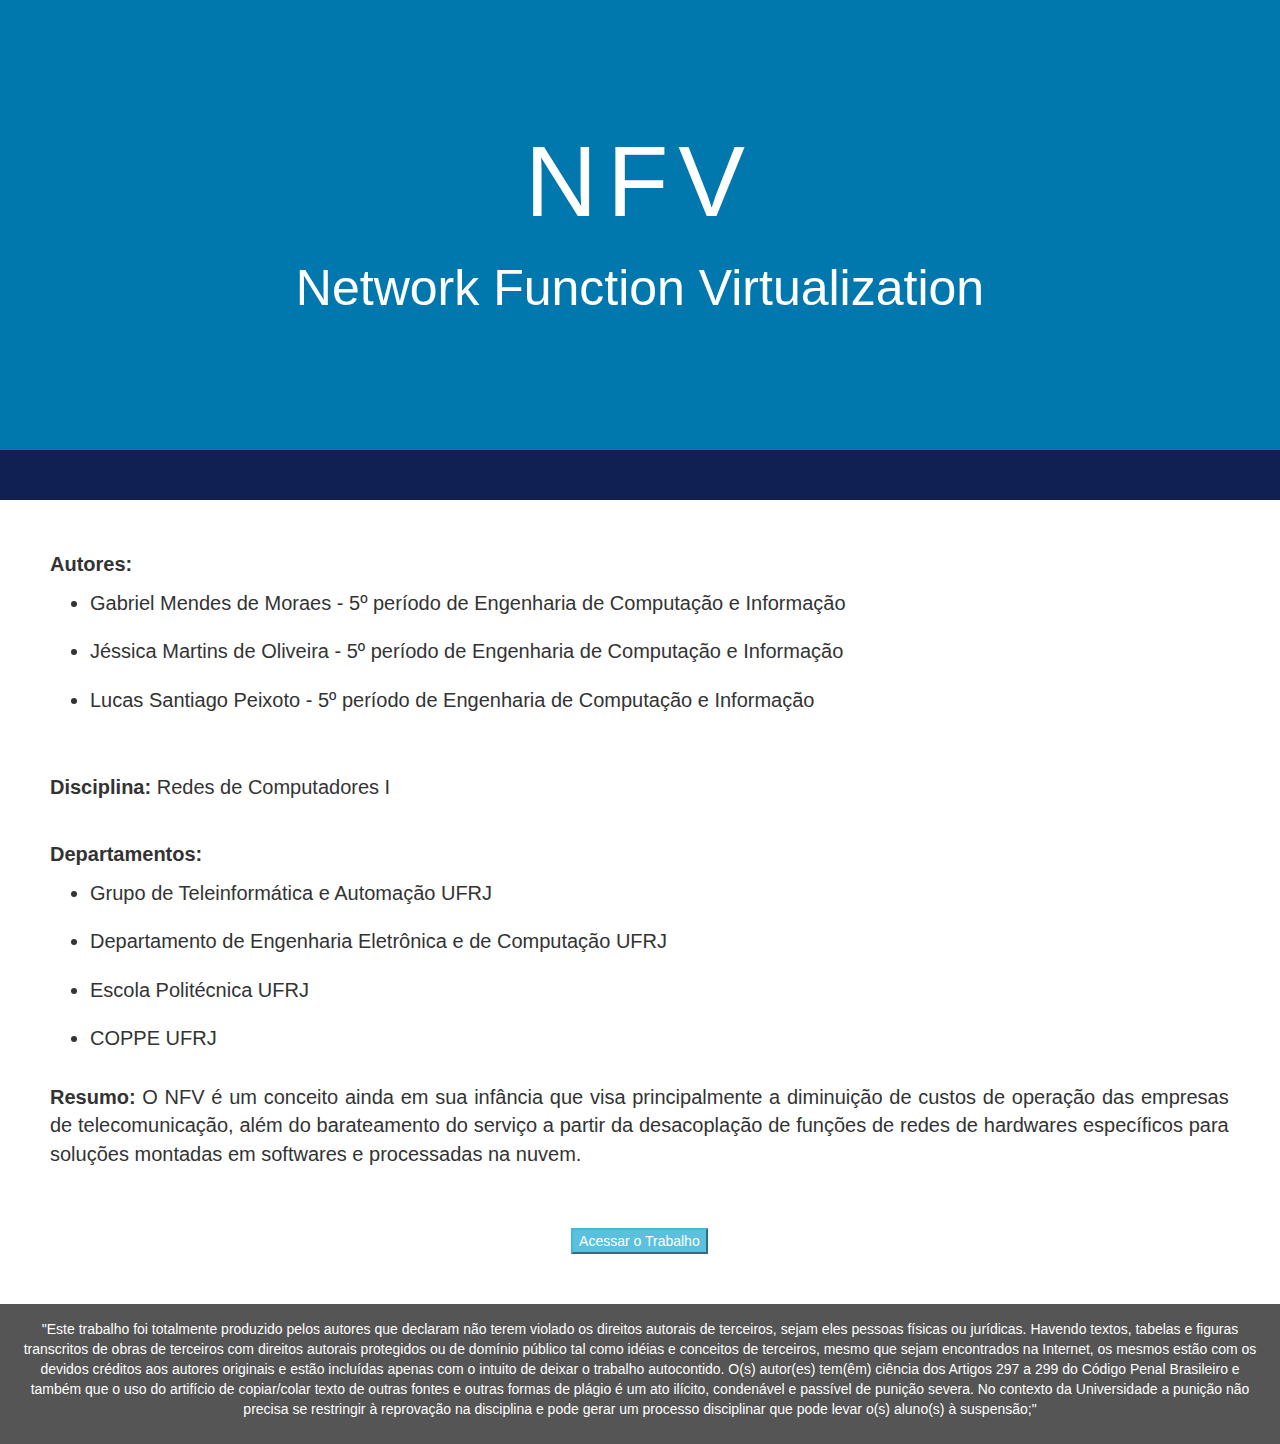
<file: index.html>
<!DOCTYPE html>
<html>
    <head>
        <meta charset="utf-8" />
        <meta http-equiv="X-UA-Compatible" content="IE=edge">
        <title>NFV</title>
        <meta name="viewport" content="width=device-width, initial-scale=1">
        <link rel="stylesheet" type="text/css" media="screen" href="src/stylesheets/nfv.css" />
        <link rel="stylesheet" type="text/css" media="screen" href="src/stylesheets/bootstrap.min.css" />
        <link rel="stylesheet" href="https://maxcdn.bootstrapcdn.com/bootstrap/3.3.7/css/bootstrap.min.css" integrity="sha384-BVYiiSIFeK1dGmJRAkycuHAHRg32OmUcww7on3RYdg4Va+PmSTsz/K68vbdEjh4u" crossorigin="anonymous">
        
    </head>
    <body>
        <div id="header">
            <div class="header">
              <span id="logo">NFV</span></br>
              <span id="desc">Network Function Virtualization</span>
            </div>
        </div>
        <div class="content">
            <div class="text">
                <p style="font-weight: bold;">Autores:</p>
                <ul>
                    <li>Gabriel Mendes de Moraes - 5º período de Engenharia de Computação e Informação</li>
                    <li>Jéssica Martins de Oliveira - 5º período de Engenharia de Computação e Informação</li>
                    <li>Lucas Santiago Peixoto - 5º período de Engenharia de Computação e Informação</li>
                </ul>
                <br>
                <p><span style="font-weight: bold;">Disciplina: </span>Redes de Computadores I</p>
                <br>
                <p><span style="font-weight: bold;">Departamentos: </span></p>
                <ul>
                    <li>Grupo de Teleinformática e Automação UFRJ</li>
                    <li>Departamento de Engenharia Eletrônica e de Computação UFRJ</li>
                    <li>Escola Politécnica UFRJ</li>
                    <li>COPPE UFRJ</li>
                </ul>
                <p><span style="font-weight: bold;">Resumo: </span> O NFV é um conceito ainda em sua infância que visa principalmente a diminuição
                de custos de operação das empresas de telecomunicação, além do barateamento do serviço a partir da desacoplação de funções de redes
                de hardwares específicos para soluções montadas em softwares e processadas na nuvem.</p>
            </div>
            <div style="text-align: center; margin-bottom: 50px;">
                <button class="btn-info"><a id="botao" href="nfv.html">Acessar o Trabalho</a></button>
            </div>
        </div>
        <footer>
            <p id="declaracao">"Este trabalho foi totalmente produzido pelos autores que declaram não terem violado os direitos autorais de terceiros, sejam eles pessoas físicas ou jurídicas. Havendo textos, tabelas e figuras transcritos de obras de terceiros com direitos autorais protegidos ou de domínio público tal como idéias e conceitos de terceiros, mesmo que sejam encontrados na Internet, os mesmos estão com os devidos créditos aos autores originais e estão incluídas apenas com o intuito de deixar o trabalho autocontido. O(s) autor(es) tem(êm) ciência dos Artigos 297 a 299 do Código Penal Brasileiro e também que o uso do artifício de copiar/colar texto de outras fontes e outras formas de plágio é um ato ilícito, condenável e passível de punição severa. No contexto da Universidade a punição não precisa se restringir à reprovação na disciplina e pode gerar um processo disciplinar que pode levar o(s) aluno(s) à suspensão;"</p>
        </footer>
    </body>
</html>
</file>
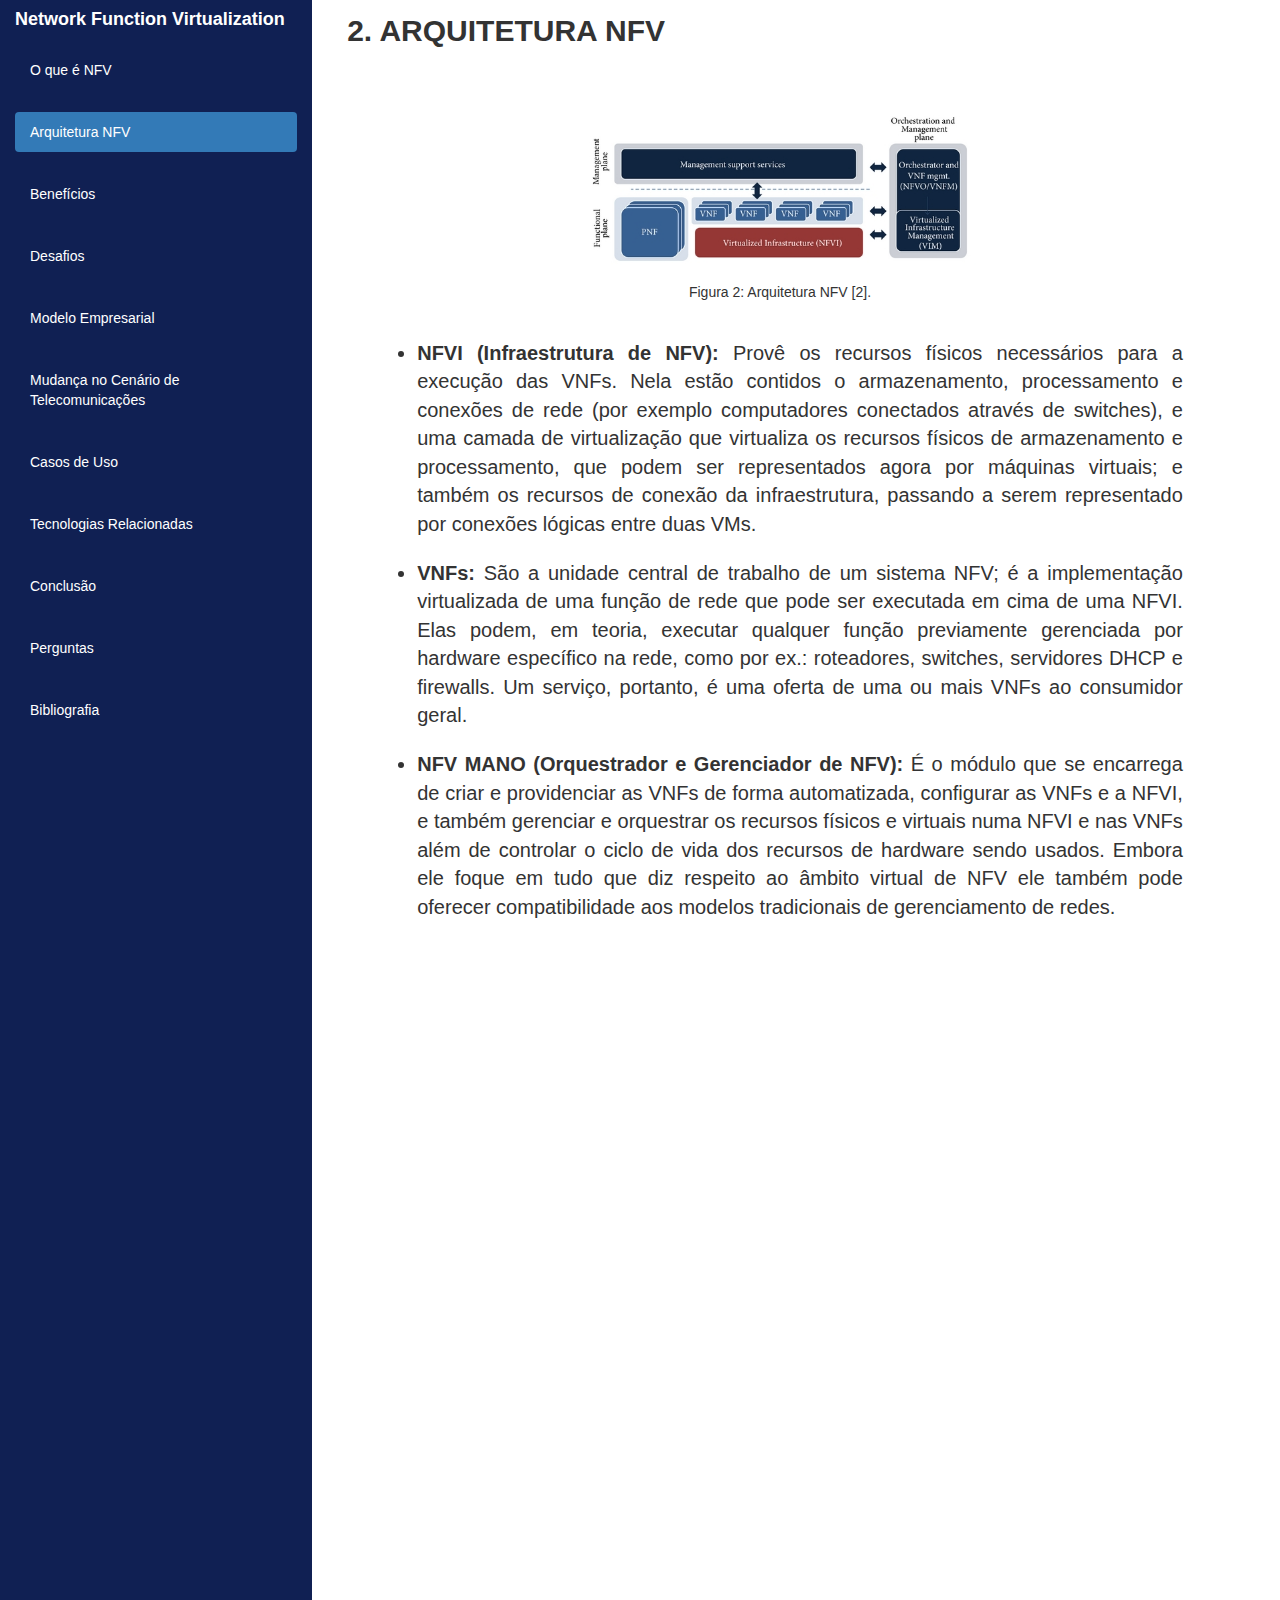
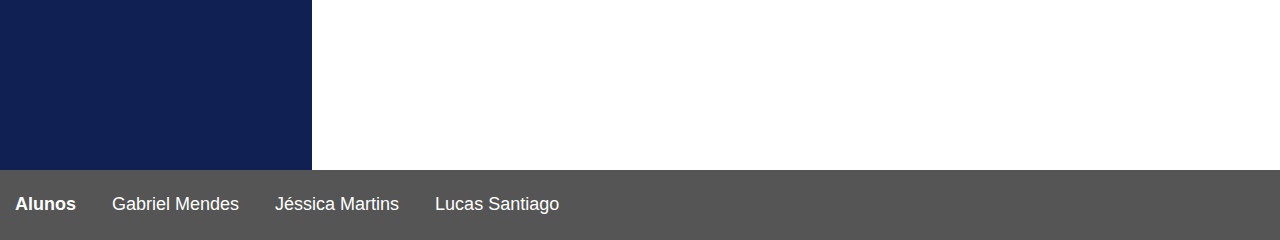
<file: arquitetura.html>
<!DOCTYPE html>
<html>
<head>
  <title>NFV - Arquitetura</title>
  <meta charset="utf-8">
  <meta name="viewport" content="width=device-width, initial-scale=1">
  <link rel="stylesheet" type="text/css" media="screen" href="src/stylesheets/nfv.css" />
  <link rel="stylesheet" href="https://maxcdn.bootstrapcdn.com/bootstrap/3.3.7/css/bootstrap.min.css">
  <script src="https://ajax.googleapis.com/ajax/libs/jquery/3.3.1/jquery.min.js"></script>
  <script src="https://maxcdn.bootstrapcdn.com/bootstrap/3.3.7/js/bootstrap.min.js"></script>
</head>
<body>

<div class="container-fluid">
  <div class="row content">
    <div class="col-sm-3 sidenav">
            <h4 class="index-title"><a href="index.html" style="text-decoration: none; color:white;">Network Function Virtualization</a></h4>
      <ul class="nav nav-pills nav-stacked">
            <li><a class="side-index" href="nfv.html">O que é NFV</a></li>
            <li class="active"><a class="side-index" href="arquitetura.html">Arquitetura NFV</a></li>
            <li><a class="side-index" href="beneficios.html">Benefícios</a></li>
            <li><a class="side-index" href="desafios.html">Desafios</a></li>
            <li><a class="side-index" href="modelo-empresarial.html">Modelo Empresarial</a></li>
            <li><a class="side-index" href="mudanca-cenario-de-telecomunicacoes.html">Mudança no Cenário de Telecomunicações</a></li>
            <li><a class="side-index" href="casos-de-uso.html">Casos de Uso</a></li>
            <li><a class="side-index" href="tecnologias-relacionadas.html">Tecnologias Relacionadas</a></li>
            <li><a class="side-index" href="conclusao.html">Conclusão</a></li>                     
            <li><a class="side-index" href="perguntas.html">Perguntas</a></li>
            <li><a class="side-index" href="bibliografia.html">Bibliografia</a></li>
      </ul><br>
</div>

    <div class="col-sm-9">
        <div class="content">
            <div id="title1" class="title">2. Arquitetura NFV</div>
            <div class="text">
                
                <img src="src/image/arquitetura.png">
                <h5>Figura 2: Arquitetura NFV [2].</h5>
                <br>
                
                <ul>
                    <li><strong>NFVI (Infraestrutura de NFV):</strong> Provê os recursos físicos necessários para a execução das VNFs. 
                        Nela estão contidos o armazenamento, processamento e conexões de rede (por exemplo computadores conectados através 
                        de switches), e uma camada de virtualização que virtualiza os recursos físicos de armazenamento e processamento, 
                        que podem ser representados agora por máquinas virtuais; e também os recursos de conexão da infraestrutura, passando a serem 
                        representado por conexões lógicas entre duas VMs.
                    </li>
                    <li><strong>VNFs:</strong> São a unidade central de trabalho de um sistema NFV; é a implementação virtualizada de 
                        uma função de rede que pode ser executada em cima de uma NFVI. Elas podem, em teoria, executar qualquer função 
                        previamente gerenciada por hardware específico na rede, como por ex.: roteadores, switches, servidores DHCP e firewalls. 
                        Um serviço, portanto, é uma oferta de uma ou mais VNFs ao consumidor geral.
                    </li>
                    <li><strong>NFV MANO (Orquestrador e Gerenciador de NFV):</strong> É o módulo que se encarrega de criar e providenciar as 
                        VNFs de forma automatizada, configurar as VNFs e a NFVI, e também gerenciar e orquestrar os recursos físicos e virtuais 
                        numa NFVI e nas VNFs além de controlar o ciclo de vida dos recursos de hardware sendo usados. Embora ele foque em tudo que 
                        diz respeito ao âmbito virtual de NFV ele também pode oferecer compatibilidade aos modelos tradicionais de gerenciamento de redes.
                   </li>
                </ul>
            </div>
        </div>
    </div>
  </div>
</div>

<footer class="container-fluid">
        <h4><span style="font-weight: bold;">Alunos</span>&emsp;&emsp;Gabriel Mendes&emsp;&emsp;Jéssica Martins&emsp;&emsp;Lucas Santiago</h4>
</footer>

</body>
</html>
</file>
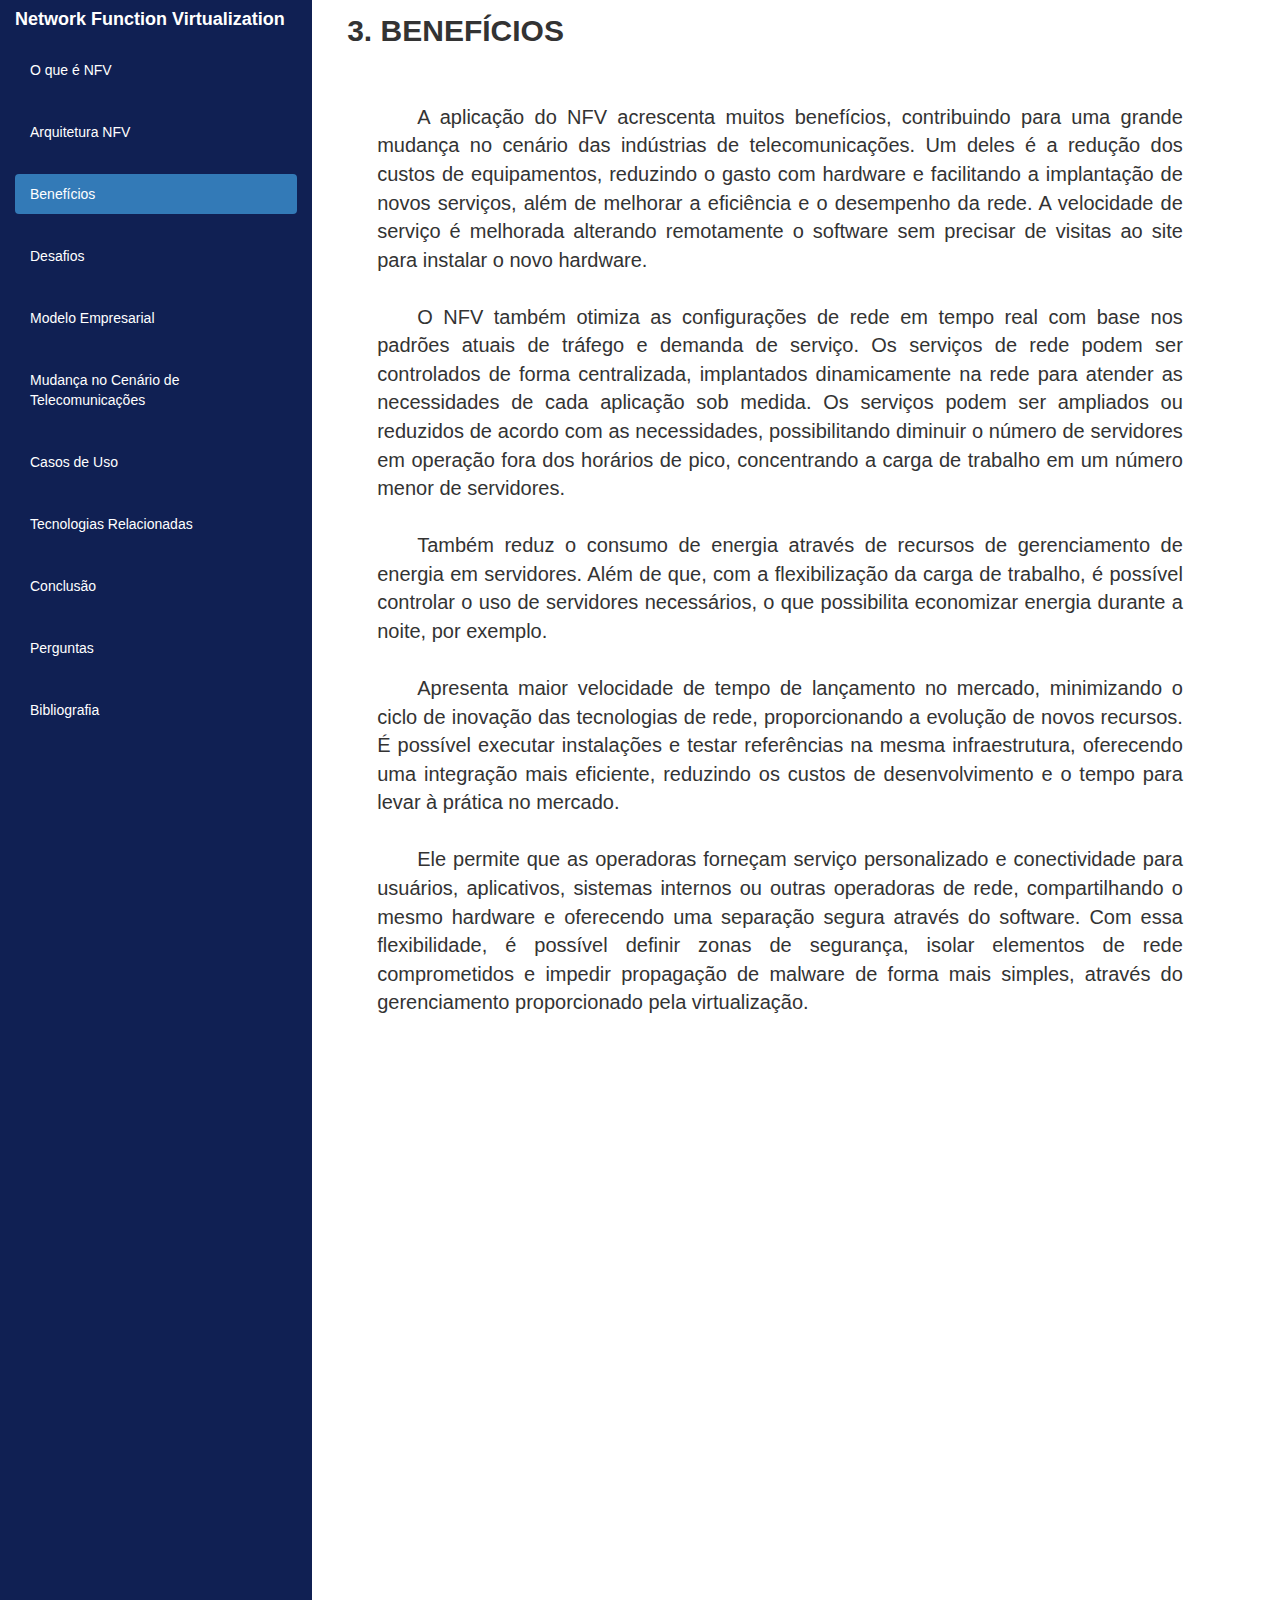
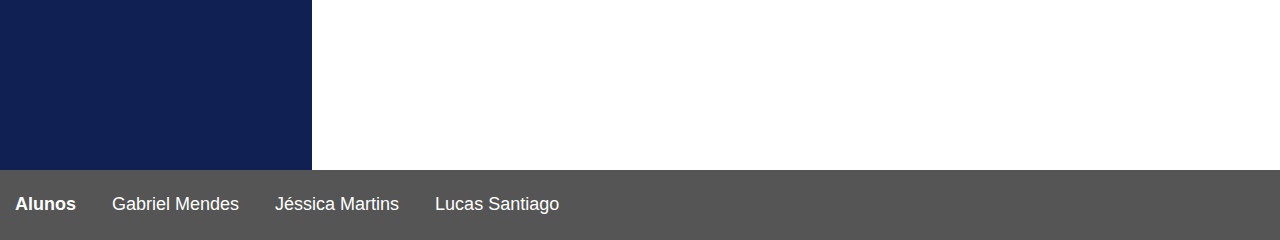
<file: beneficios.html>
<!DOCTYPE html>
<html>
<head>
  <title>NFV - Benefícios</title>
  <meta charset="utf-8">
  <meta name="viewport" content="width=device-width, initial-scale=1">
  <link rel="stylesheet" type="text/css" media="screen" href="src/stylesheets/nfv.css" />
  <link rel="stylesheet" href="https://maxcdn.bootstrapcdn.com/bootstrap/3.3.7/css/bootstrap.min.css">
  <script src="https://ajax.googleapis.com/ajax/libs/jquery/3.3.1/jquery.min.js"></script>
  <script src="https://maxcdn.bootstrapcdn.com/bootstrap/3.3.7/js/bootstrap.min.js"></script>
</head>
<body>

  <div class="container-fluid">
    <div class="row content">
      <div class="col-sm-3 sidenav">
          <h4 class="index-title"><a href="index.html" style="text-decoration: none; color:white;">Network Function Virtualization</a></h4>
        <ul class="nav nav-pills nav-stacked">
            <li><a class="side-index" href="nfv.html">O que é NFV</a></li>
            <li><a class="side-index" href="arquitetura.html">Arquitetura NFV</a></li>
            <li class="active"><a class="side-index" href="beneficios.html">Benefícios</a></li>
            <li><a class="side-index" href="desafios.html">Desafios</a></li>
            <li><a class="side-index" href="modelo-empresarial.html">Modelo Empresarial</a></li>
            <li><a class="side-index" href="mudanca-cenario-de-telecomunicacoes.html">Mudança no Cenário de Telecomunicações</a></li>
            <li><a class="side-index" href="casos-de-uso.html">Casos de Uso</a></li>
            <li><a class="side-index" href="tecnologias-relacionadas.html">Tecnologias Relacionadas</a></li>
            <li><a class="side-index" href="conclusao.html">Conclusão</a></li>                     
            <li><a class="side-index" href="perguntas.html">Perguntas</a></li>
            <li><a class="side-index" href="bibliografia.html">Bibliografia</a></li>
        </ul><br>
  </div>

    <div class="col-sm-9">
        <div class="content">
            <div id="title3" class="title">3. Benefícios</div>
            <div class="text">
                &emsp;&emsp;A aplicação do NFV acrescenta muitos benefícios, contribuindo para uma grande mudança no cenário das indústrias de telecomunicações. 
                Um deles é a redução dos custos de equipamentos, reduzindo o gasto com hardware e facilitando a implantação de novos serviços, além de 
                melhorar a eficiência e o desempenho da rede. A velocidade de serviço é melhorada alterando remotamente o software sem precisar de visitas 
                ao site para instalar o novo hardware.<br><br>
                &emsp;&emsp;O NFV também otimiza as configurações de rede em tempo real com base nos padrões atuais de tráfego e demanda de serviço. Os  serviços  de  rede  podem  ser 
                controlados  de  forma  centralizada,  implantados  dinamicamente  na  rede  para  atender  as  necessidades  de  cada aplicação sob  medida. Os serviços
                podem ser ampliados ou reduzidos de acordo com as necessidades, possibilitando diminuir o número de servidores em operação fora dos horários de pico, 
                concentrando a carga de trabalho em um número menor de servidores.<br><br>
                &emsp;&emsp;Também reduz o consumo de energia através de recursos de gerenciamento de energia em servidores. Além de que, com a flexibilização da carga de trabalho, 
                é possível controlar o uso de servidores necessários, o que possibilita economizar energia durante a noite, por exemplo.<br><br>
                &emsp;&emsp;Apresenta maior velocidade de tempo de lançamento no mercado, minimizando o ciclo de inovação das tecnologias de rede, proporcionando a evolução de novos 
                recursos. É possível executar instalações e testar referências na mesma infraestrutura, oferecendo uma integração mais eficiente, reduzindo os custos de 
                desenvolvimento e o tempo para levar à prática no mercado.<br><br>
                &emsp;&emsp;Ele permite que as operadoras forneçam serviço personalizado e conectividade para usuários, aplicativos, sistemas internos ou outras operadoras de rede, 
                compartilhando o mesmo hardware e oferecendo uma separação segura através do software. Com essa flexibilidade, é possível definir zonas de segurança, 
                isolar elementos de rede comprometidos e impedir propagação de malware de forma mais simples, através do gerenciamento proporcionado pela virtualização.<br> 
            </div>
        </div>
    </div>
  </div>
</div>

<footer class="container-fluid">
    <h4><span style="font-weight: bold;">Alunos</span>&emsp;&emsp;Gabriel Mendes&emsp;&emsp;Jéssica Martins&emsp;&emsp;Lucas Santiago</h4>
  </footer>

</body>
</html>
</file>
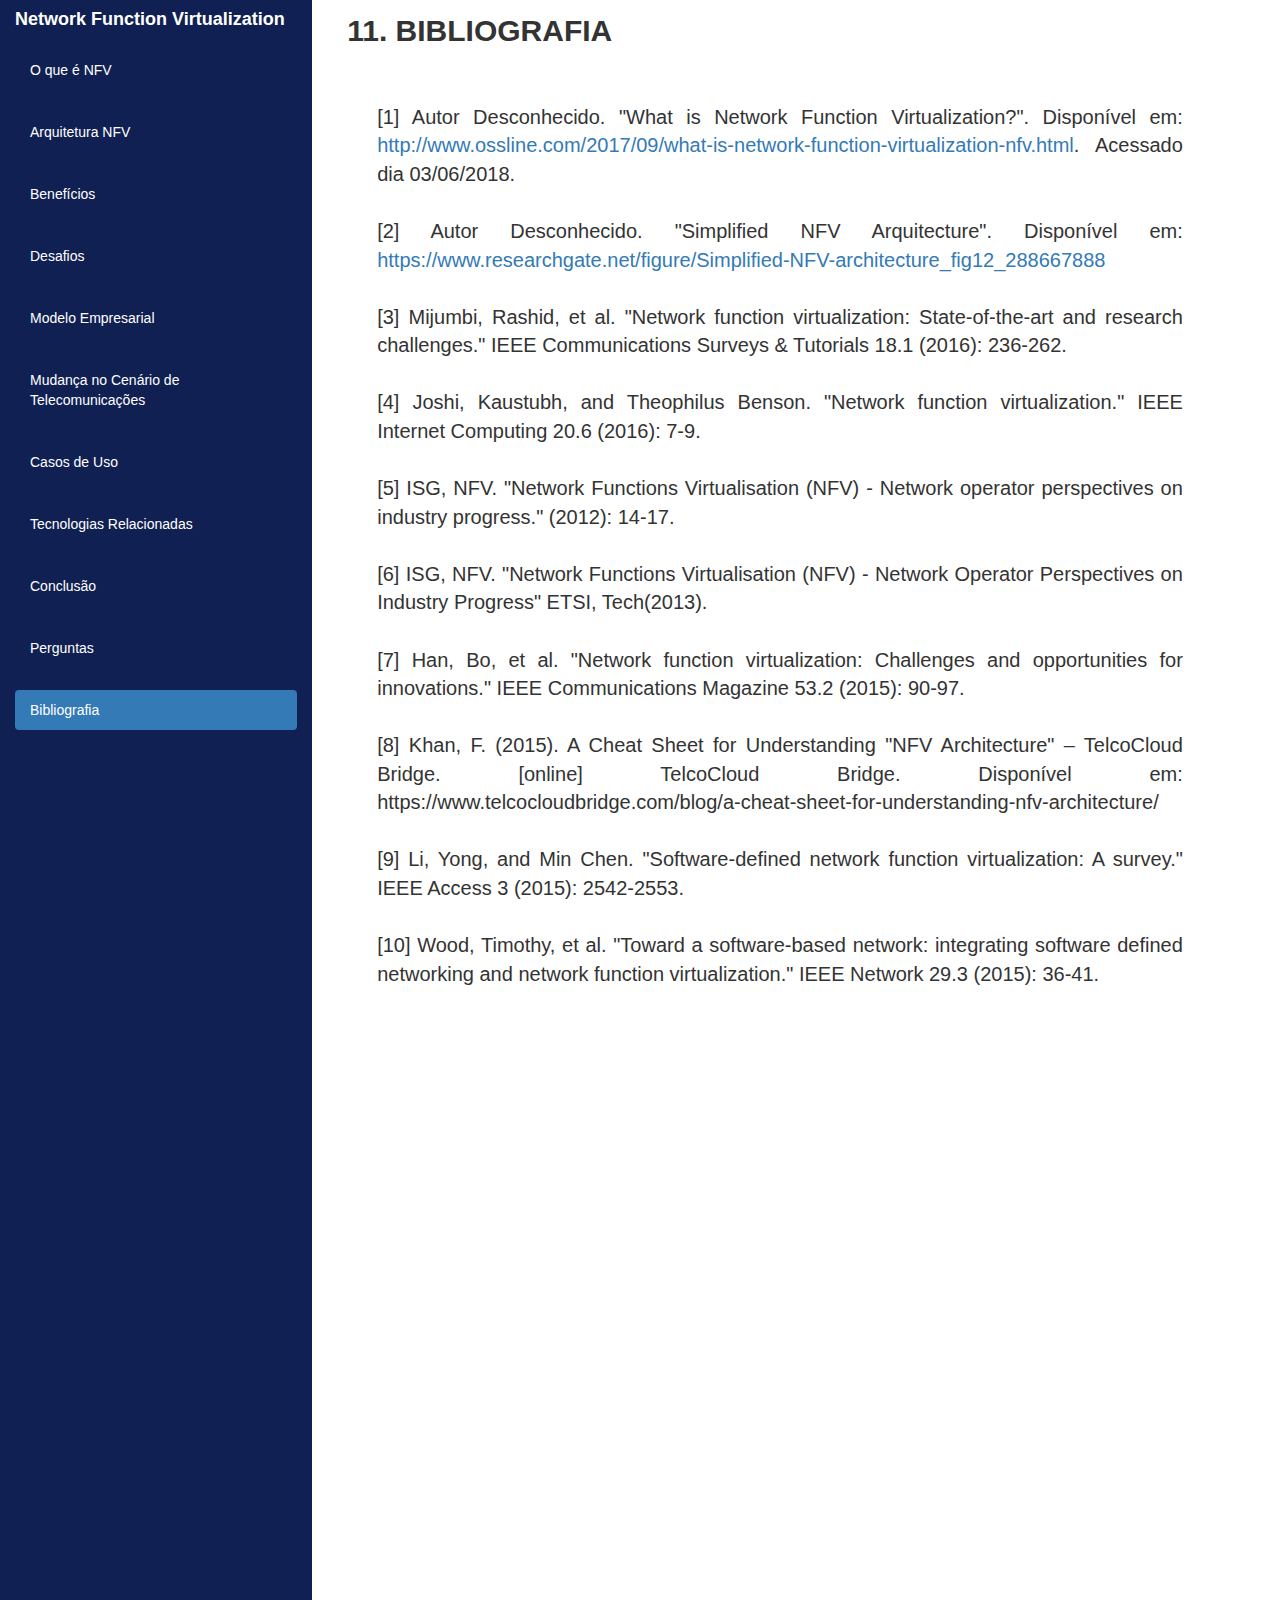
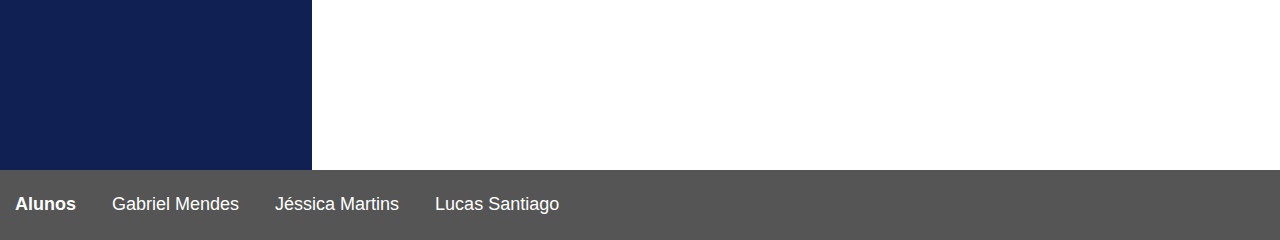
<file: bibliografia.html>
<!DOCTYPE html>
<html>
<head>
  <title>NFV - Bibliografia</title>
  <meta charset="utf-8">
  <meta name="viewport" content="width=device-width, initial-scale=1">
  <link rel="stylesheet" type="text/css" media="screen" href="src/stylesheets/nfv.css" />
  <link rel="stylesheet" href="https://maxcdn.bootstrapcdn.com/bootstrap/3.3.7/css/bootstrap.min.css">
  <script src="https://ajax.googleapis.com/ajax/libs/jquery/3.3.1/jquery.min.js"></script>
  <script src="https://maxcdn.bootstrapcdn.com/bootstrap/3.3.7/js/bootstrap.min.js"></script>
</head>
<body>

<div class="container-fluid">
  <div class="row content">
    <div class="col-sm-3 sidenav">
        <h4 class="index-title"><a href="index.html" style="text-decoration: none; color:white;">Network Function Virtualization</a></h4>
      <ul class="nav nav-pills nav-stacked">
          <li><a class="side-index" href="nfv.html">O que é NFV</a></li>
          <li><a class="side-index" href="arquitetura.html">Arquitetura NFV</a></li>
          <li><a class="side-index" href="beneficios.html">Benefícios</a></li>
          <li><a class="side-index" href="desafios.html">Desafios</a></li>
          <li><a class="side-index" href="modelo-empresarial.html">Modelo Empresarial</a></li>
          <li><a class="side-index" href="mudanca-cenario-de-telecomunicacoes.html">Mudança no Cenário de Telecomunicações</a></li>
          <li><a class="side-index" href="casos-de-uso.html">Casos de Uso</a></li>
          <li><a class="side-index" href="tecnologias-relacionadas.html">Tecnologias Relacionadas</a></li>
          <li><a class="side-index" href="conclusao.html">Conclusão</a></li>                     
          <li><a class="side-index" href="perguntas.html">Perguntas</a></li>
          <li class="active"><a class="side-index" href="bibliografia.html">Bibliografia</a></li>
      </ul><br>
    </div>

    <div class="col-sm-9">
        <div class="content">
            <div id="title2" class="title">11. Bibliografia</div>
            <div class="text">
                [1] Autor Desconhecido. "What is Network Function Virtualization?". Disponível em: <a href="http://www.ossline.com/2017/09/what-is-network-function-virtualization-nfv.html">http://www.ossline.com/2017/09/what-is-network-function-virtualization-nfv.html</a>. Acessado dia 03/06/2018.<br><br>               
              
                [2] Autor Desconhecido. "Simplified NFV Arquitecture". Disponível em: <a href="https://www.researchgate.net/figure/Simplified-NFV-architecture_fig12_288667888">https://www.researchgate.net/figure/Simplified-NFV-architecture_fig12_288667888</a><br><br>

                [3] Mijumbi, Rashid, et al. "Network function virtualization: State-of-the-art and research challenges." IEEE Communications Surveys & Tutorials 18.1 (2016): 236-262.<br><br>
                
                [4] Joshi, Kaustubh, and Theophilus Benson. "Network function virtualization." IEEE Internet Computing 20.6 (2016): 7-9.<br><br>

                [5] ISG, NFV. "Network Functions Virtualisation (NFV) - Network operator perspectives on industry progress." (2012): 14-17.<br><br>
                  
                [6] ISG, NFV. "Network Functions Virtualisation (NFV) - Network Operator Perspectives on Industry Progress" ETSI, Tech(2013).<br><br>
                   
                [7] Han, Bo, et al. "Network function virtualization: Challenges and opportunities for innovations." IEEE Communications Magazine 53.2 (2015): 90-97.<br><br>
                                      
                [8] Khan, F. (2015). A Cheat Sheet for Understanding "NFV Architecture" – TelcoCloud Bridge. [online] TelcoCloud Bridge. Disponível em: https://www.telcocloudbridge.com/blog/a-cheat-sheet-for-understanding-nfv-architecture/<br><br>
                    
                [9] Li, Yong, and Min Chen. "Software-defined network function virtualization: A survey." IEEE Access 3 (2015): 2542-2553.<br><br>
                    
                [10] Wood, Timothy, et al. "Toward a software-based network: integrating software defined networking and network function virtualization." IEEE Network 29.3 (2015): 36-41.<br><br>       
    
              </div>
        </div>
    </div>
  </div>
</div>

<footer class="container-fluid">
    <h4><span style="font-weight: bold;">Alunos</span>&emsp;&emsp;Gabriel Mendes&emsp;&emsp;Jéssica Martins&emsp;&emsp;Lucas Santiago</h4>
  </footer>

</body>
</html>
</file>
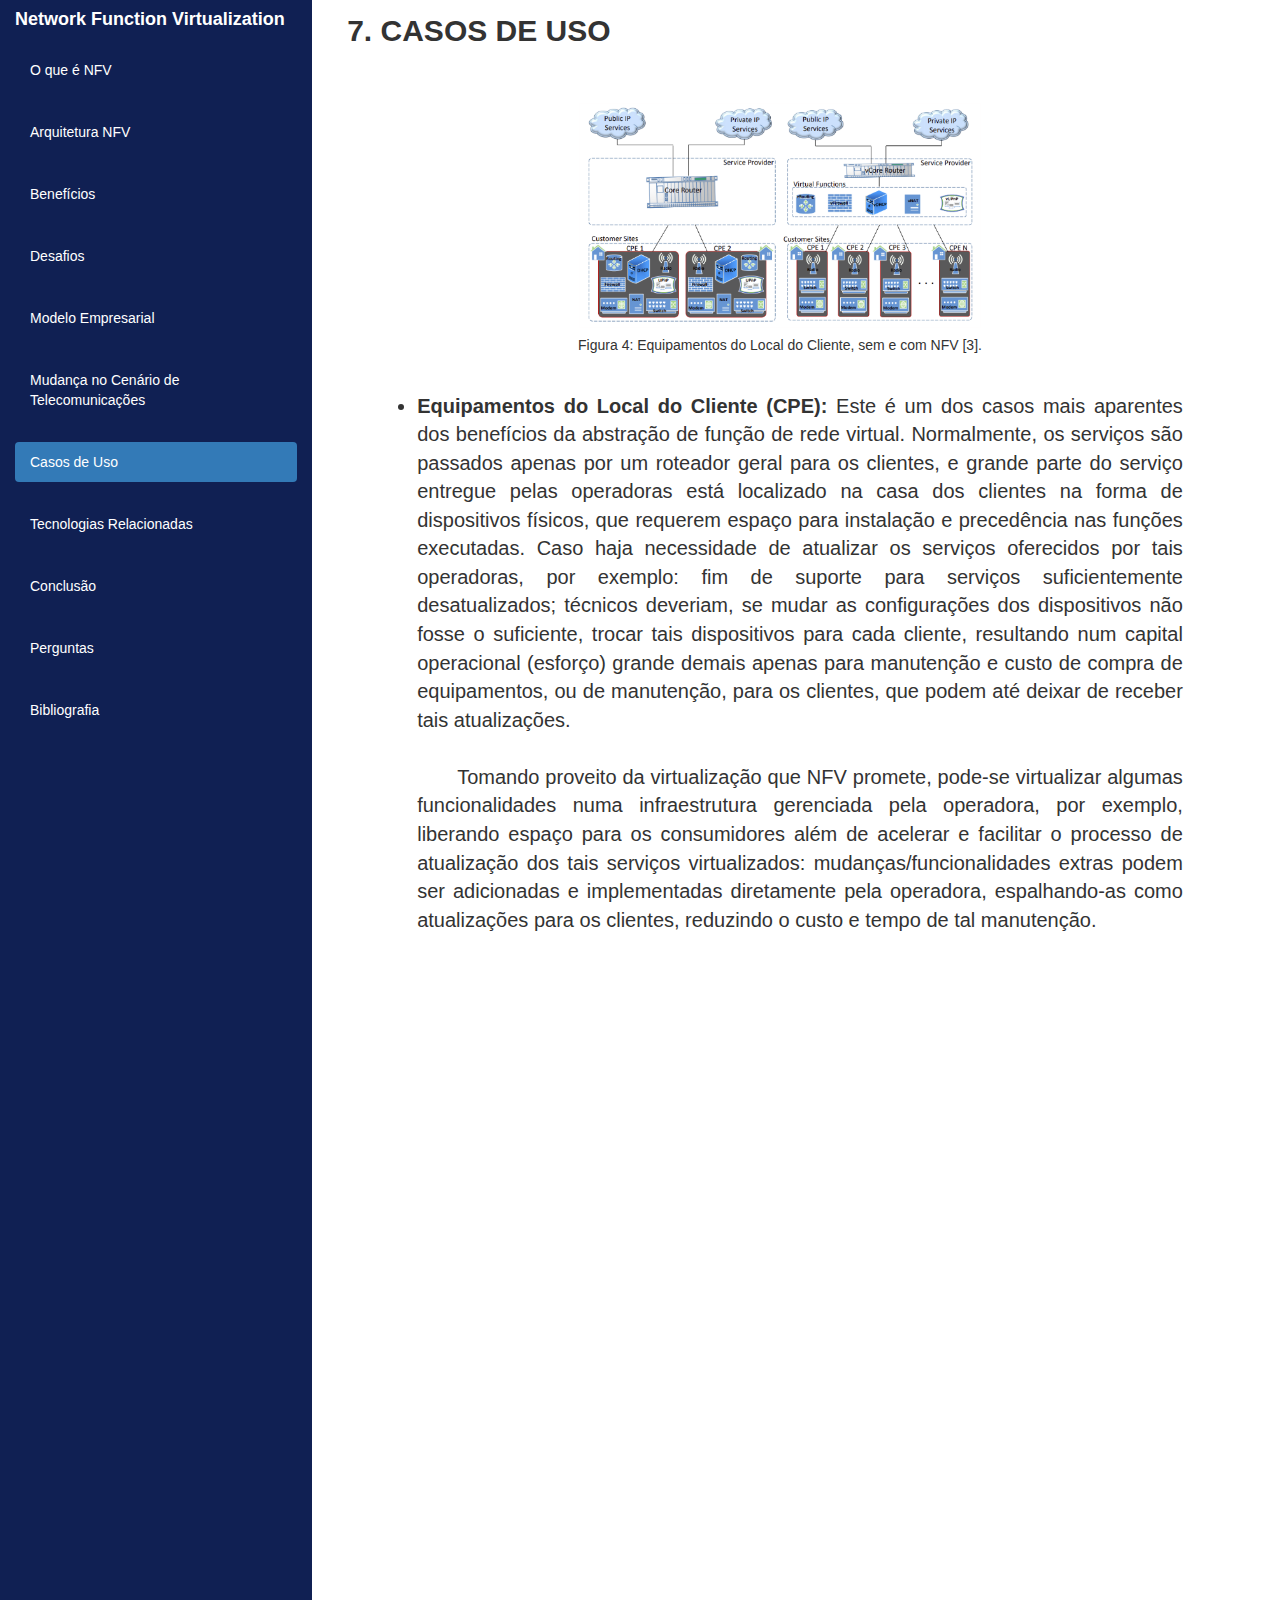
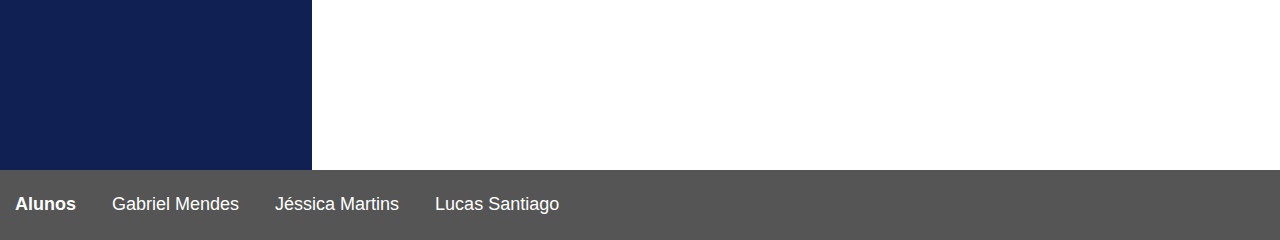
<file: casos-de-uso.html>
<!DOCTYPE html>
<html>
<head>
  <title>NFV - Casos de Uso</title>
  <meta charset="utf-8">
  <meta name="viewport" content="width=device-width, initial-scale=1">
  <link rel="stylesheet" type="text/css" media="screen" href="src/stylesheets/nfv.css" />
  <link rel="stylesheet" href="https://maxcdn.bootstrapcdn.com/bootstrap/3.3.7/css/bootstrap.min.css">
  <script src="https://ajax.googleapis.com/ajax/libs/jquery/3.3.1/jquery.min.js"></script>
  <script src="https://maxcdn.bootstrapcdn.com/bootstrap/3.3.7/js/bootstrap.min.js"></script>
</head>
<body>

  <div class="container-fluid">
    <div class="row content">
      <div class="col-sm-3 sidenav">
            <h4 class="index-title"><a href="index.html" style="text-decoration: none; color:white;">Network Function Virtualization</a></h4>
        <ul class="nav nav-pills nav-stacked">
            <li><a class="side-index" href="nfv.html">O que é NFV</a></li>
            <li><a class="side-index" href="arquitetura.html">Arquitetura NFV</a></li>
            <li><a class="side-index" href="beneficios.html">Benefícios</a></li>
            <li><a class="side-index" href="desafios.html">Desafios</a></li>
            <li><a class="side-index" href="modelo-empresarial.html">Modelo Empresarial</a></li>
            <li><a class="side-index" href="mudanca-cenario-de-telecomunicacoes.html">Mudança no Cenário de Telecomunicações</a></li>
            <li class="active"><a class="side-index" href="casos-de-uso.html">Casos de Uso</a></li>
            <li><a class="side-index" href="tecnologias-relacionadas.html">Tecnologias Relacionadas</a></li>
            <li><a class="side-index" href="conclusao.html">Conclusão</a></li>                     
            <li><a class="side-index" href="perguntas.html">Perguntas</a></li>
            <li><a class="side-index" href="bibliografia.html">Bibliografia</a></li>
        </ul><br>
  </div>

    <div class="col-sm-9">
        <div class="content">
            <div id="title3" class="title">7. Casos de Uso</div>
            <div class="text">
                
                <img src="src/image/cpe.png">
                <h5>Figura 4: Equipamentos do Local do Cliente, sem e com NFV [3].</h5>
                <br>

                <ul>
                    <li><strong>Equipamentos do Local do Cliente (CPE):</strong> Este é um dos casos mais aparentes dos benefícios da abstração 
                        de função de rede virtual. Normalmente, os serviços são passados apenas por um roteador geral para os clientes, e 
                        grande parte do serviço entregue pelas operadoras está localizado na casa dos clientes na forma de dispositivos físicos, 
                        que requerem espaço para instalação e precedência nas funções executadas. Caso haja necessidade de atualizar os serviços 
                        oferecidos por tais operadoras, por exemplo: fim de suporte para serviços suficientemente desatualizados; técnicos deveriam, 
                        se mudar as configurações dos dispositivos não fosse o suficiente, trocar tais dispositivos para cada cliente, resultando 
                        num capital operacional (esforço) grande demais apenas para manutenção e custo de compra de equipamentos, ou de manutenção, 
                        para os clientes, que podem até deixar de receber tais atualizações.<br><br>
                        &emsp;&emsp;Tomando proveito da virtualização que NFV promete, pode-se virtualizar algumas funcionalidades numa infraestrutura 
                        gerenciada pela operadora, por exemplo, liberando espaço para os consumidores além de acelerar e facilitar o processo de 
                        atualização dos tais serviços virtualizados: mudanças/funcionalidades extras podem ser adicionadas e implementadas diretamente 
                        pela operadora, espalhando-as como atualizações para os clientes, reduzindo o custo e tempo de tal manutenção.<br><br>
                    </li>
                </ul>
            </div>
        </div>
    </div>
  </div>
</div>

<footer class="container-fluid">
        <h4><span style="font-weight: bold;">Alunos</span>&emsp;&emsp;Gabriel Mendes&emsp;&emsp;Jéssica Martins&emsp;&emsp;Lucas Santiago</h4>
</footer>

</body>
</html>
</file>
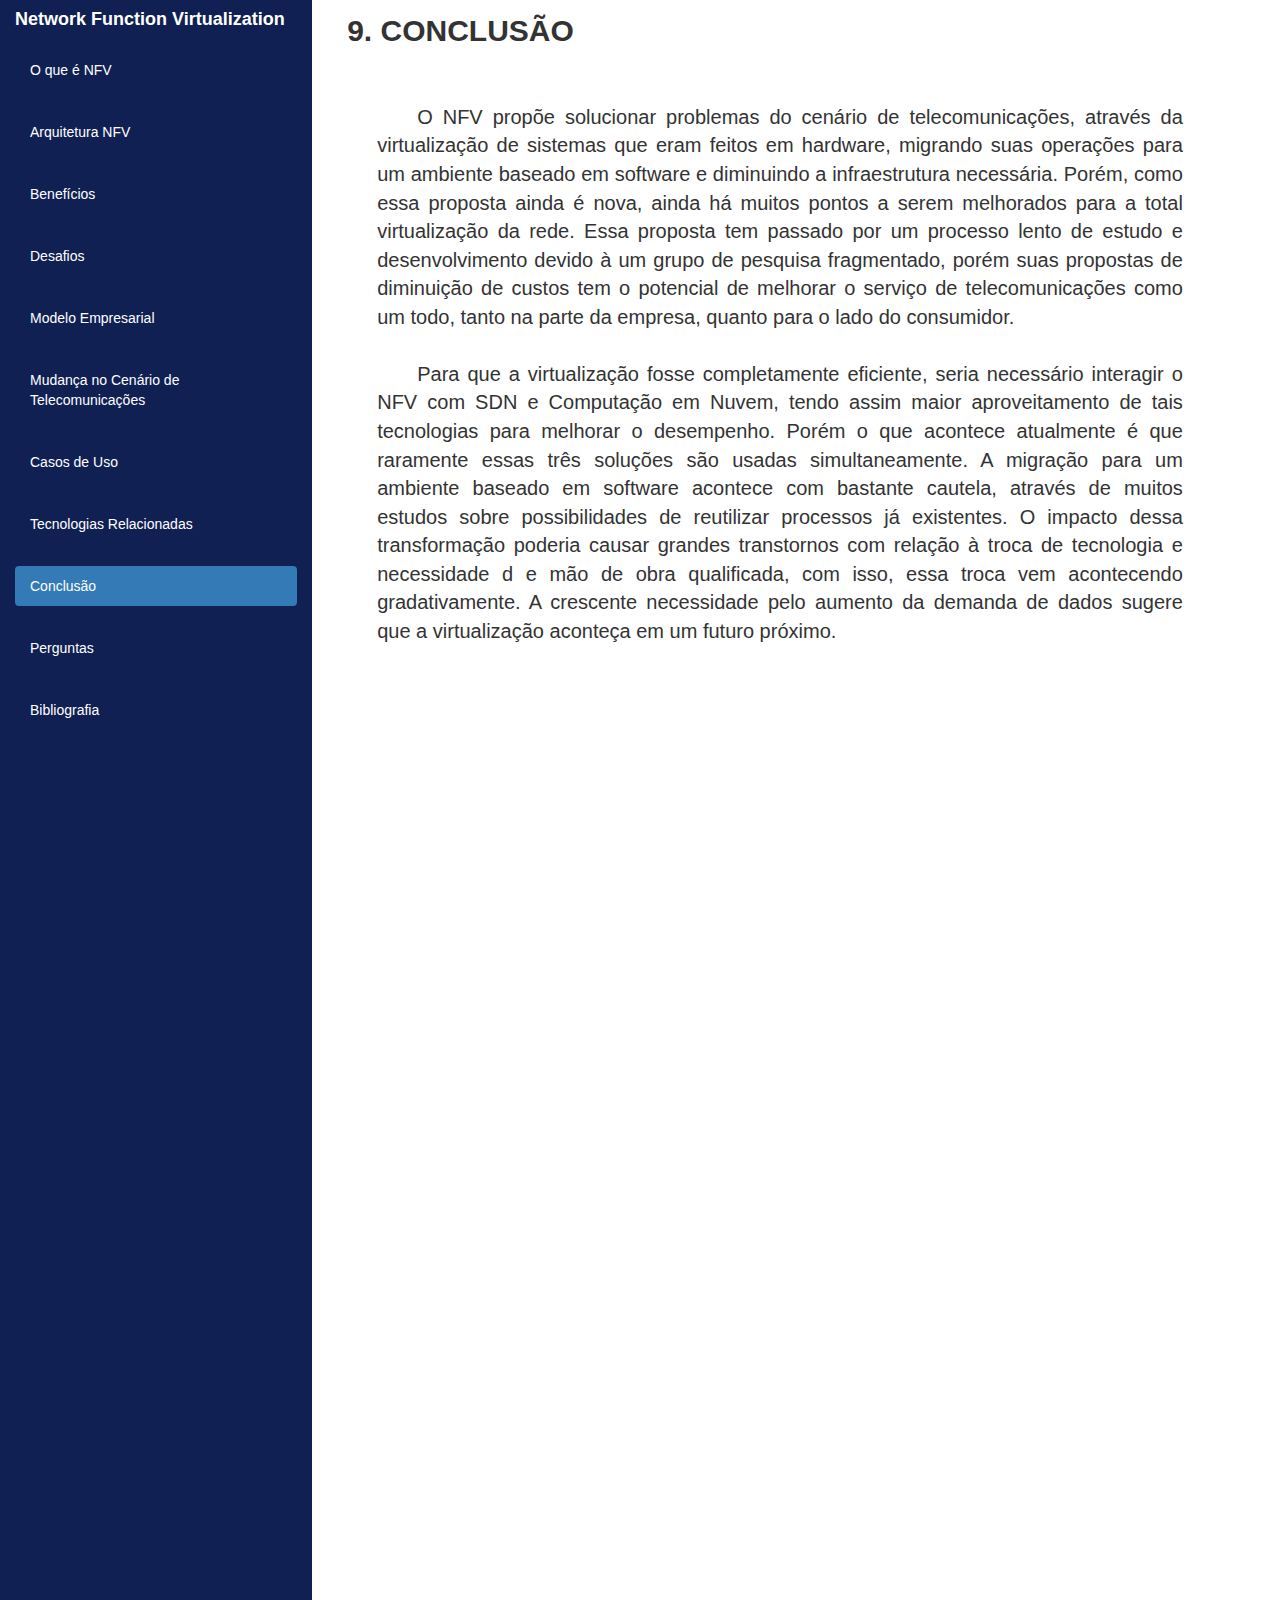
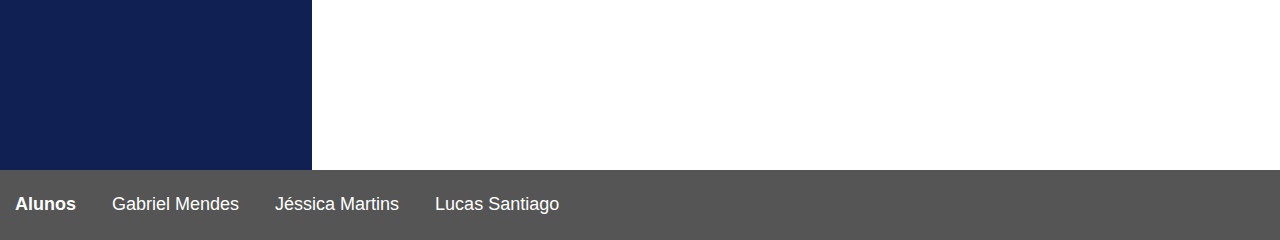
<file: conclusao.html>
<!DOCTYPE html>
<html>
<head>
  <title>NFV - Conclusão</title>
  <meta charset="utf-8">
  <meta name="viewport" content="width=device-width, initial-scale=1">
  <link rel="stylesheet" type="text/css" media="screen" href="src/stylesheets/nfv.css" />
  <link rel="stylesheet" href="https://maxcdn.bootstrapcdn.com/bootstrap/3.3.7/css/bootstrap.min.css">
  <script src="https://ajax.googleapis.com/ajax/libs/jquery/3.3.1/jquery.min.js"></script>
  <script src="https://maxcdn.bootstrapcdn.com/bootstrap/3.3.7/js/bootstrap.min.js"></script>
</head>
<body>

<div class="container-fluid">
  <div class="row content">
    <div class="col-sm-3 sidenav">
      <h4 class="index-title"><a href="index.html" style="text-decoration: none; color:white;">Network Function Virtualization</a></h4>
      <ul class="nav nav-pills nav-stacked">
          <li><a class="side-index" href="nfv.html">O que é NFV</a></li>
          <li><a class="side-index" href="arquitetura.html">Arquitetura NFV</a></li>
          <li><a class="side-index" href="beneficios.html">Benefícios</a></li>
          <li><a class="side-index" href="desafios.html">Desafios</a></li>
          <li><a class="side-index" href="modelo-empresarial.html">Modelo Empresarial</a></li>
          <li><a class="side-index" href="mudanca-cenario-de-telecomunicacoes.html">Mudança no Cenário de Telecomunicações</a></li>
          <li><a class="side-index" href="casos-de-uso.html">Casos de Uso</a></li>
          <li><a class="side-index" href="tecnologias-relacionadas.html">Tecnologias Relacionadas</a></li>
          <li class="active"><a class="side-index" href="conclusao.html">Conclusão</a></li>                     
          <li><a class="side-index" href="perguntas.html">Perguntas</a></li>
          <li><a class="side-index" href="bibliografia.html">Bibliografia</a></li>
      </ul><br>
    </div>

    <div class="col-sm-9">
        <div class="content">
            <div id="title2" class="title">9. Conclusão</div>
            <div class="text">
                &emsp;&emsp;O NFV propõe solucionar problemas do cenário de telecomunicações, através da virtualização de sistemas que eram feitos em hardware, migrando 
              suas operações para um ambiente baseado em software e diminuindo a infraestrutura necessária. Porém, como essa proposta ainda é nova, ainda há 
              muitos pontos a serem melhorados para a total virtualização da rede. Essa proposta tem passado por um processo lento de estudo e desenvolvimento 
              devido à um grupo de pesquisa fragmentado, porém suas propostas de diminuição de custos tem o potencial de melhorar o serviço de telecomunicações 
              como um todo, tanto na parte da empresa, quanto para o lado do consumidor.<br><br>
              &emsp;&emsp;Para que a virtualização fosse completamente eficiente, seria necessário interagir o NFV com SDN e Computação em Nuvem, tendo assim maior 
              aproveitamento de tais tecnologias para melhorar o desempenho. Porém o que acontece atualmente é que raramente essas três soluções são usadas 
              simultaneamente. A migração para um ambiente baseado em software acontece com bastante cautela, através de muitos estudos sobre possibilidades de 
              reutilizar processos já existentes. O impacto dessa transformação poderia causar grandes transtornos com relação à troca de tecnologia e necessidade d
              e mão de obra qualificada, com isso, essa troca vem acontecendo gradativamente. A crescente necessidade pelo aumento da demanda de dados sugere que 
              a virtualização aconteça em um futuro próximo.<br><br>
            </div>
        </div>
    </div>
  </div>
</div>

<footer class="container-fluid">
  <h4><span style="font-weight: bold;">Alunos</span>&emsp;&emsp;Gabriel Mendes&emsp;&emsp;Jéssica Martins&emsp;&emsp;Lucas Santiago</h4>
</footer>

</body>
</html>
</file>
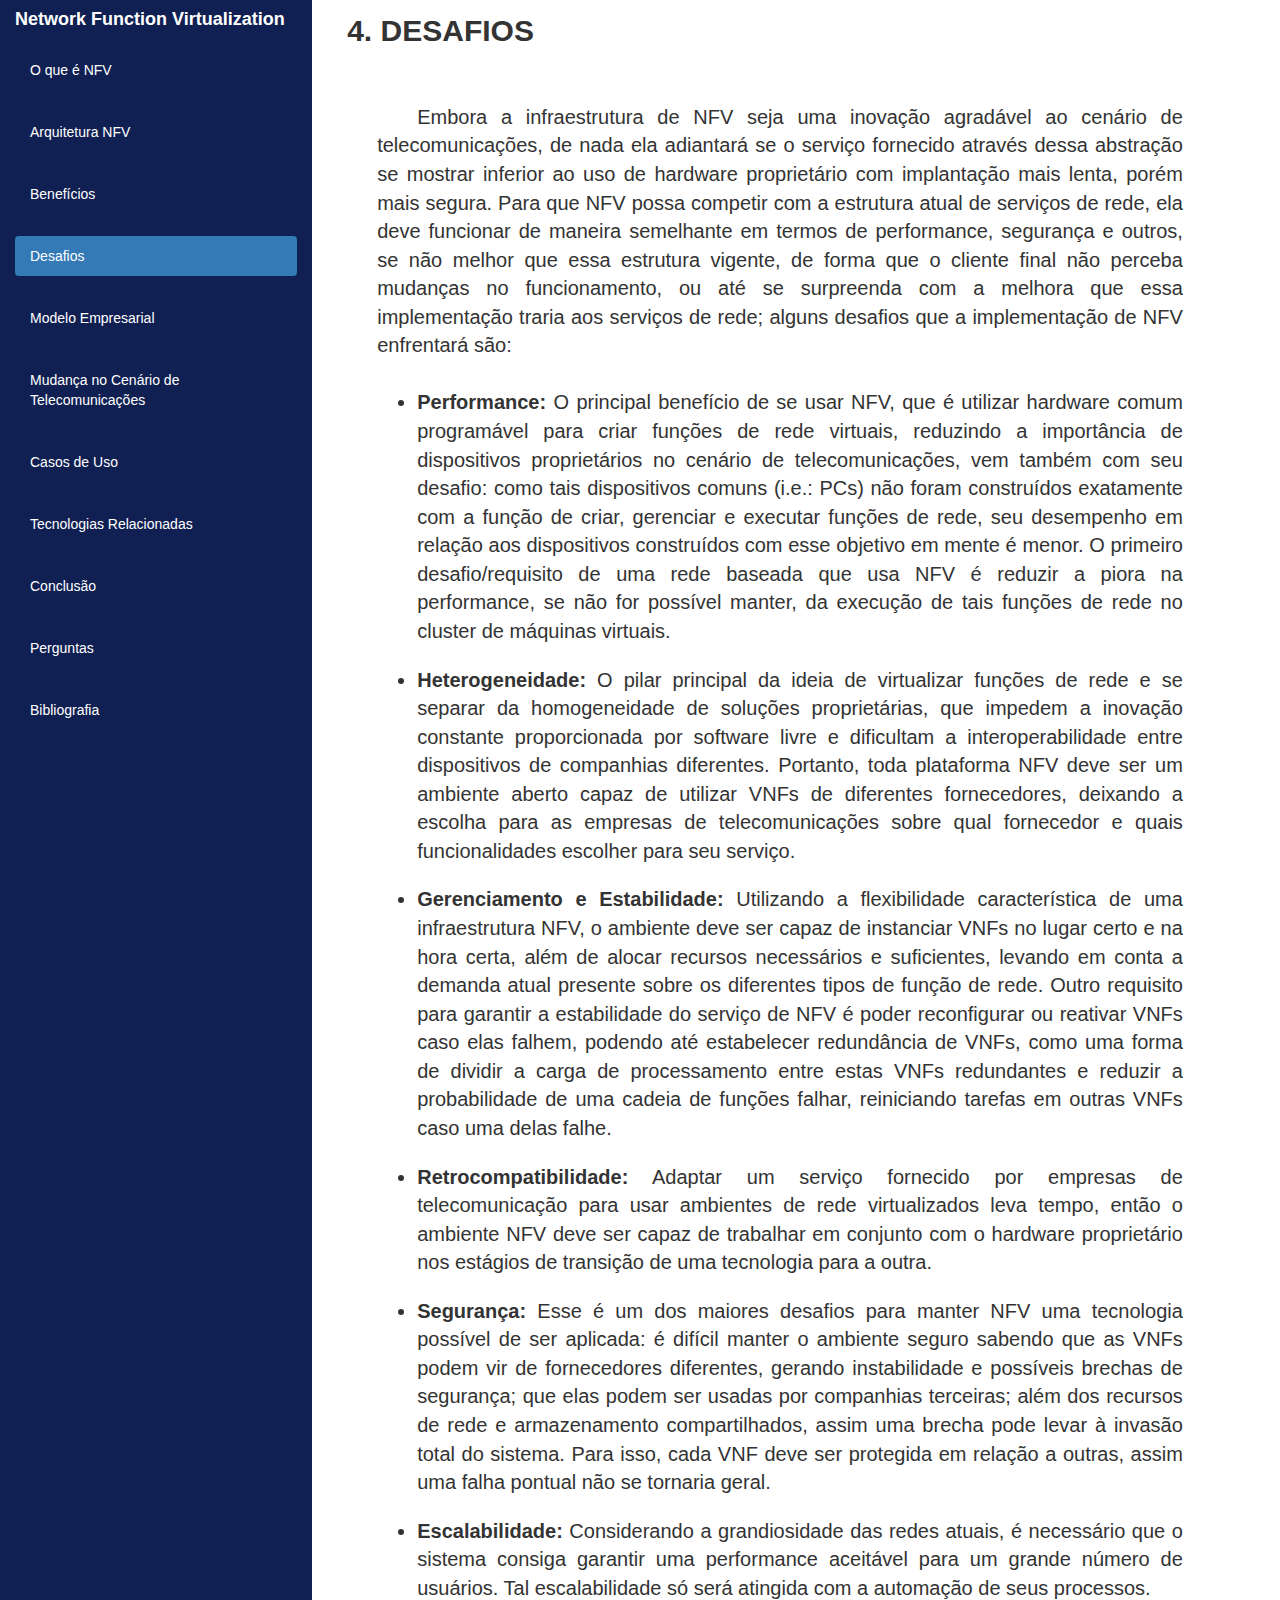
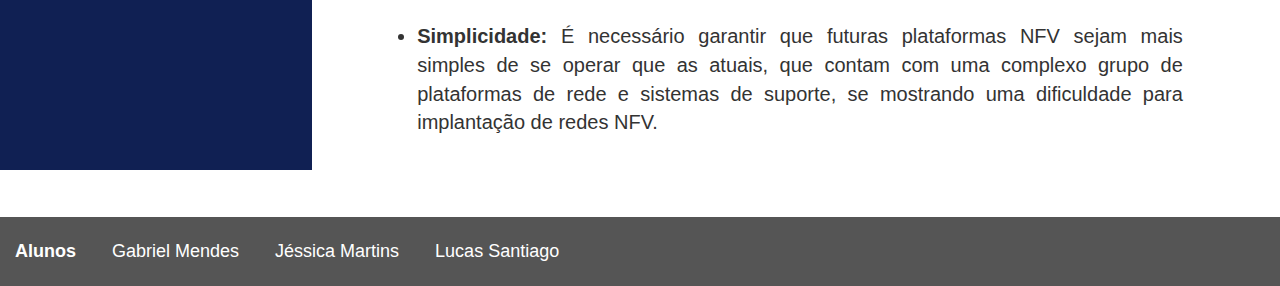
<file: desafios.html>
<!DOCTYPE html>
<html>
<head>
  <title>NFV - Desafios</title>
  <meta charset="utf-8">
  <meta name="viewport" content="width=device-width, initial-scale=1">
  <link rel="stylesheet" type="text/css" media="screen" href="src/stylesheets/nfv.css" />
  <link rel="stylesheet" href="https://maxcdn.bootstrapcdn.com/bootstrap/3.3.7/css/bootstrap.min.css">
  <script src="https://ajax.googleapis.com/ajax/libs/jquery/3.3.1/jquery.min.js"></script>
  <script src="https://maxcdn.bootstrapcdn.com/bootstrap/3.3.7/js/bootstrap.min.js"></script>
</head>
<body>

  <div class="container-fluid">
    <div class="row content">
      <div class="col-sm-3 sidenav">
          <h4 class="index-title"><a href="index.html" style="text-decoration: none; color:white;">Network Function Virtualization</a></h4>
        <ul class="nav nav-pills nav-stacked">
            <li><a class="side-index" href="nfv.html">O que é NFV</a></li>
            <li><a class="side-index" href="arquitetura.html">Arquitetura NFV</a></li>
            <li><a class="side-index" href="beneficios.html">Benefícios</a></li>
            <li class="active"><a class="side-index" href="desafios.html">Desafios</a></li>
            <li><a class="side-index" href="modelo-empresarial.html">Modelo Empresarial</a></li>
            <li><a class="side-index" href="mudanca-cenario-de-telecomunicacoes.html">Mudança no Cenário de Telecomunicações</a></li>
            <li><a class="side-index" href="casos-de-uso.html">Casos de Uso</a></li>
            <li><a class="side-index" href="tecnologias-relacionadas.html">Tecnologias Relacionadas</a></li>
            <li><a class="side-index" href="conclusao.html">Conclusão</a></li>                     
            <li><a class="side-index" href="perguntas.html">Perguntas</a></li>
            <li><a class="side-index" href="bibliografia.html">Bibliografia</a></li>
        </ul><br>
  </div>

    <div class="col-sm-9">
        <div class="content">
            <div id="title4" class="title">4. Desafios</div>
            <div class="text">
              &emsp;&emsp;Embora a infraestrutura de NFV seja uma inovação agradável ao cenário de telecomunicações, de nada ela adiantará se o 
              serviço fornecido através dessa abstração se mostrar inferior ao uso de hardware proprietário com implantação mais lenta, porém 
              mais segura. Para que NFV possa competir com a estrutura atual de serviços de rede, ela deve funcionar de maneira semelhante em 
              termos de performance, segurança e outros, se não melhor que essa estrutura vigente, de forma que o cliente final não perceba mudanças 
              no funcionamento, ou até se surpreenda com a melhora que essa implementação traria aos serviços de rede; alguns desafios que a 
              implementação de NFV enfrentará são:<br><br>   
                <ul>

                    <li><strong>Performance:</strong> O principal benefício de se usar NFV, que é utilizar hardware comum programável para 
                      criar funções de rede virtuais, reduzindo a importância de dispositivos proprietários no cenário de telecomunicações, 
                      vem também com seu desafio: como tais dispositivos comuns (i.e.: PCs) não foram construídos exatamente com a função de criar, 
                      gerenciar e executar funções de rede, seu desempenho em relação aos dispositivos construídos com esse objetivo em mente é menor. 
                      O primeiro desafio/requisito de uma rede baseada que usa NFV é reduzir a piora na performance, se não for possível manter, 
                      da execução de tais funções de rede no cluster de máquinas virtuais.
                    </li>
                    <li><strong>Heterogeneidade:</strong> O pilar principal da ideia de virtualizar funções de rede e se separar da homogeneidade 
                      de soluções proprietárias, que impedem a inovação constante proporcionada por software livre e dificultam a interoperabilidade 
                      entre dispositivos de companhias diferentes. Portanto, toda plataforma NFV deve ser um ambiente aberto capaz de utilizar VNFs 
                      de diferentes fornecedores, deixando a escolha para as empresas de telecomunicações sobre qual fornecedor e quais funcionalidades 
                      escolher para seu serviço.
                    </li>
                    <li><strong>Gerenciamento e Estabilidade:</strong> Utilizando a flexibilidade característica de uma infraestrutura NFV, o ambiente 
                      deve ser capaz de instanciar VNFs no lugar certo e na hora certa, além de alocar recursos necessários e suficientes, levando em 
                      conta a demanda atual presente sobre os diferentes tipos de função de rede. Outro requisito para garantir a estabilidade do 
                      serviço de NFV é poder reconfigurar ou reativar VNFs caso elas falhem, podendo até estabelecer redundância de VNFs, como uma 
                      forma de dividir a carga de processamento entre estas VNFs redundantes e reduzir a probabilidade de uma cadeia de funções falhar, 
                      reiniciando tarefas em outras VNFs caso uma delas falhe.
                    </li>
                    <li><strong>Retrocompatibilidade:</strong> Adaptar um serviço fornecido por empresas de telecomunicação para usar ambientes de 
                      rede virtualizados leva tempo, então o ambiente NFV deve ser capaz de trabalhar em conjunto com o hardware proprietário nos 
                      estágios de transição de uma tecnologia para a outra.
                    </li>
                    <li><strong>Segurança:</strong> Esse é um dos maiores desafios para manter NFV uma tecnologia possível de ser aplicada: é difícil 
                      manter o ambiente seguro sabendo que as VNFs podem vir de fornecedores diferentes, gerando instabilidade e possíveis brechas de 
                      segurança; que elas podem ser usadas por companhias terceiras; além dos recursos de rede e armazenamento compartilhados, assim uma 
                      brecha pode levar à invasão total do sistema. Para isso, cada VNF deve ser protegida em relação a outras, assim uma falha pontual 
                      não se tornaria geral.
                    </li>
                    <li><strong>Escalabilidade:</strong> Considerando a grandiosidade das redes atuais, é necessário que o sistema consiga garantir uma 
                      performance aceitável para um grande número de usuários. Tal escalabilidade só será atingida com a automação de seus processos.
                    </li>
                    <li><strong>Simplicidade:</strong> É necessário garantir que futuras plataformas NFV sejam mais simples de se operar que as 
                      atuais, que contam com uma complexo grupo de plataformas de rede e sistemas de suporte, se mostrando uma dificuldade para 
                      implantação de redes NFV.
                    </li>
                </ul>
            </div>
        </div>
    </div>
  </div>
</div>

<footer class="container-fluid">
    <h4><span style="font-weight: bold;">Alunos</span>&emsp;&emsp;Gabriel Mendes&emsp;&emsp;Jéssica Martins&emsp;&emsp;Lucas Santiago</h4>
</footer>

</body>
</html>
</file>
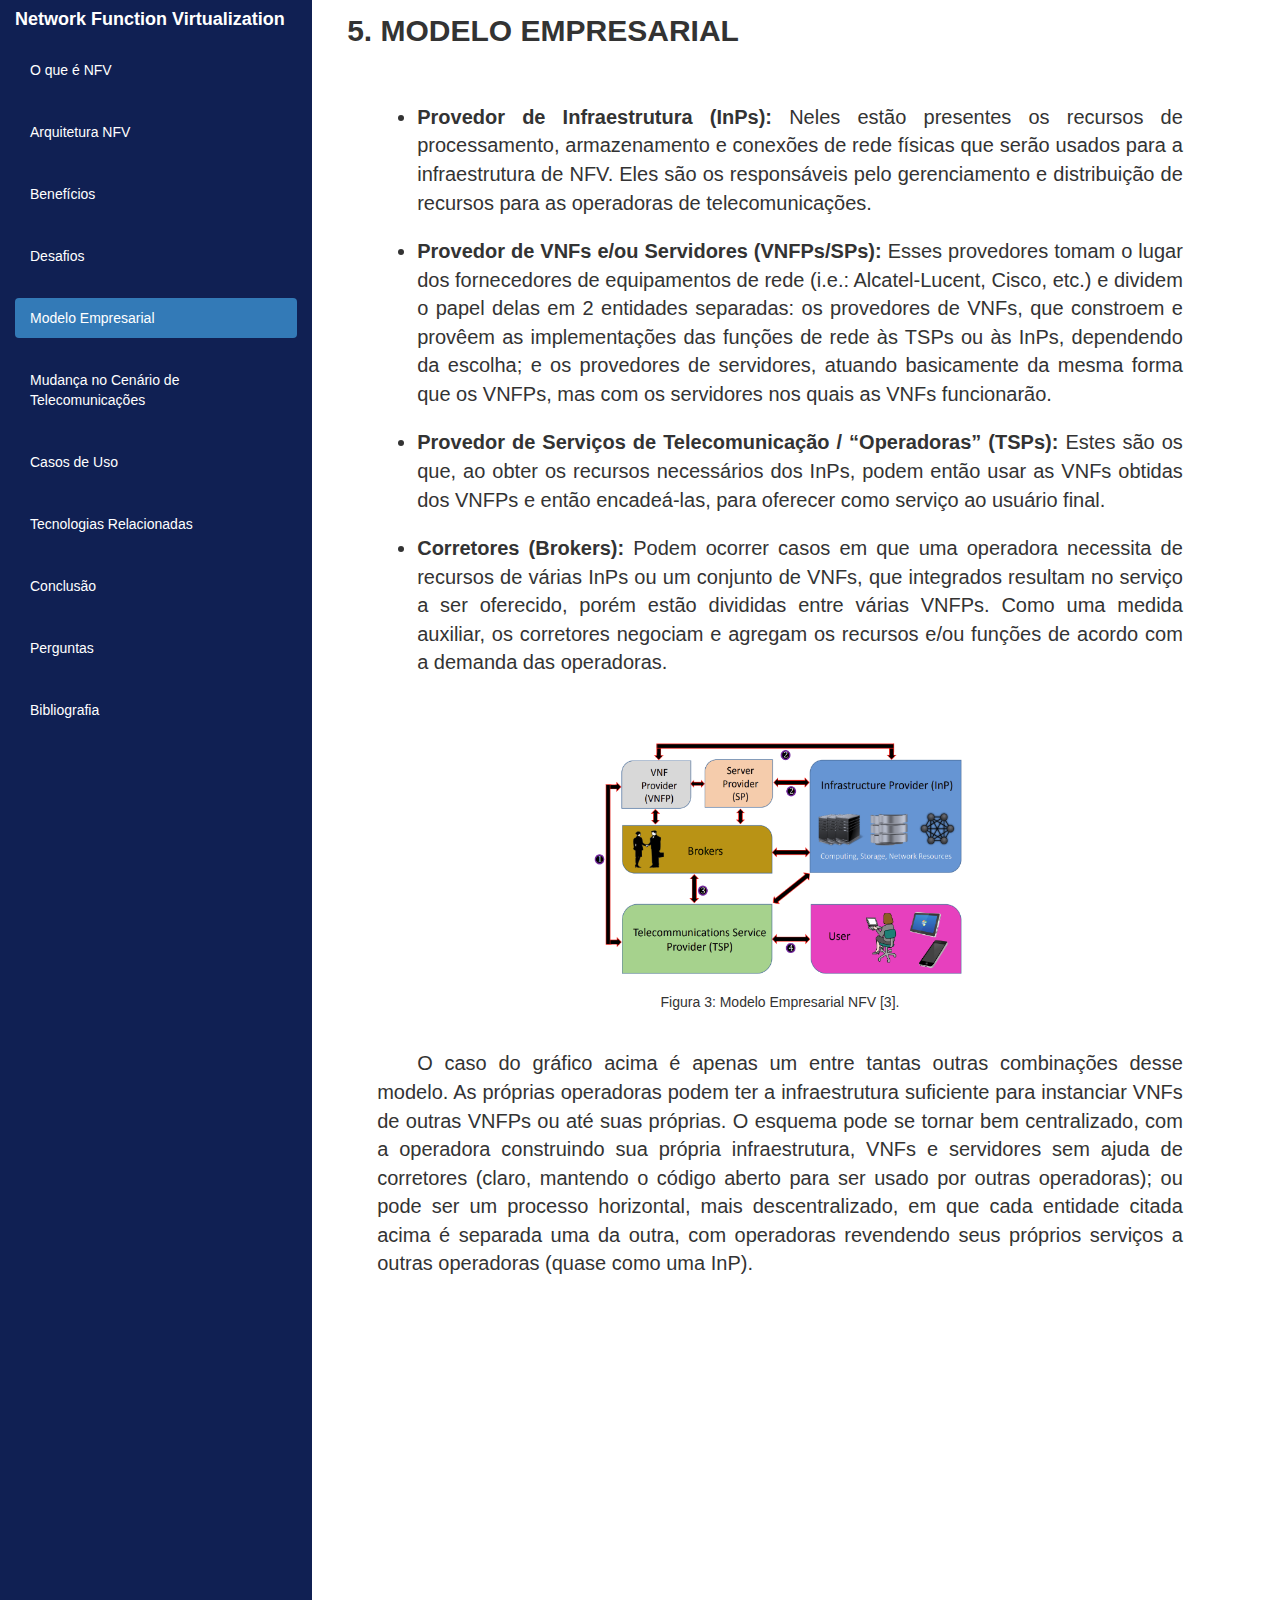
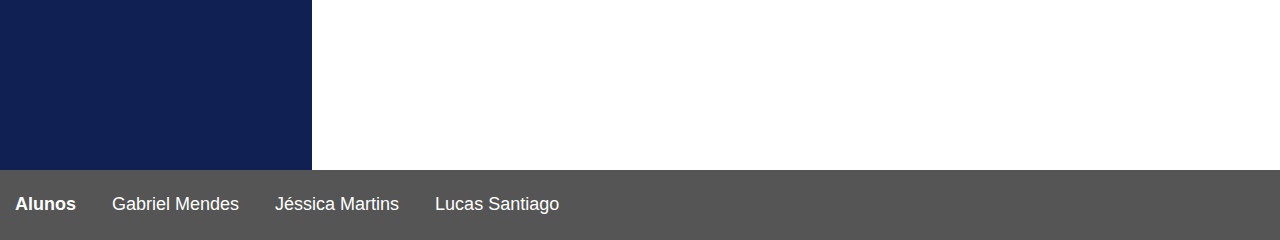
<file: modelo-empresarial.html>
<!DOCTYPE html>
<html>
<head>
  <title>NFV - Modelo Empresarial</title>
  <meta charset="utf-8">
  <meta name="viewport" content="width=device-width, initial-scale=1">
  <link rel="stylesheet" type="text/css" media="screen" href="src/stylesheets/nfv.css" />
  <link rel="stylesheet" href="https://maxcdn.bootstrapcdn.com/bootstrap/3.3.7/css/bootstrap.min.css">
  <script src="https://ajax.googleapis.com/ajax/libs/jquery/3.3.1/jquery.min.js"></script>
  <script src="https://maxcdn.bootstrapcdn.com/bootstrap/3.3.7/js/bootstrap.min.js"></script>
</head>
<body>

<div class="container-fluid">
  <div class="row content">
    <div class="col-sm-3 sidenav">
            <h4 class="index-title"><a href="index.html" style="text-decoration: none; color:white;">Network Function Virtualization</a></h4>
      <ul class="nav nav-pills nav-stacked">
            <li><a class="side-index" href="nfv.html">O que é NFV</a></li>
            <li><a class="side-index" href="arquitetura.html">Arquitetura NFV</a></li>
            <li><a class="side-index" href="beneficios.html">Benefícios</a></li>
            <li><a class="side-index" href="desafios.html">Desafios</a></li>
            <li class="active"><a class="side-index" href="modelo-empresarial.html">Modelo Empresarial</a></li>
            <li><a class="side-index" href="mudanca-cenario-de-telecomunicacoes.html">Mudança no Cenário de Telecomunicações</a></li>
            <li><a class="side-index" href="casos-de-uso.html">Casos de Uso</a></li>
            <li><a class="side-index" href="tecnologias-relacionadas.html">Tecnologias Relacionadas</a></li>
            <li><a class="side-index" href="conclusao.html">Conclusão</a></li>                     
            <li><a class="side-index" href="perguntas.html">Perguntas</a></li>
            <li><a class="side-index" href="bibliografia.html">Bibliografia</a></li>
      </ul><br>
    </div>

    <div class="col-sm-9">
        <div class="content">
            <div id="title2" class="title">5. Modelo Empresarial</div>
            <div class="text">
                <ul>
                    <li><strong>Provedor de Infraestrutura (InPs):</strong> Neles estão presentes os recursos de processamento, armazenamento e 
                        conexões de rede físicas que serão usados para a infraestrutura de NFV. Eles são os responsáveis pelo gerenciamento e 
                        distribuição de recursos para as operadoras de telecomunicações.
                    </li>
                    <li><strong>Provedor de VNFs e/ou Servidores (VNFPs/SPs):</strong> Esses provedores tomam o lugar dos fornecedores de equipamentos 
                        de rede (i.e.: Alcatel-Lucent, Cisco, etc.) e dividem o papel delas em 2 entidades separadas: os provedores de VNFs, que 
                        constroem e provêem as implementações das funções de rede às TSPs ou às InPs, dependendo da escolha; e os provedores de 
                        servidores, atuando basicamente da mesma forma que os VNFPs, mas com os servidores nos quais as VNFs funcionarão.
                    </li>
                    <li><strong>Provedor de Serviços de Telecomunicação / “Operadoras” (TSPs):</strong> Estes são os que, ao obter os recursos 
                        necessários dos InPs, podem então usar as VNFs obtidas dos VNFPs e então encadeá-las, para oferecer como serviço ao 
                        usuário final.
                    </li>
                    <li><strong>Corretores (Brokers):</strong> Podem ocorrer casos em que uma operadora necessita de recursos de várias 
                        InPs ou um conjunto de VNFs, que integrados resultam no serviço a ser oferecido, porém estão divididas entre 
                        várias VNFPs. Como uma medida auxiliar, os corretores negociam e agregam os recursos e/ou funções de acordo com a 
                        demanda das operadoras.
                    </li>                 
                </ul>
                <br>

                <img src="src/image/modelo-empresarial.png">
                <h5>Figura 3: Modelo Empresarial NFV [3].</h5>
                <br>
                
                &emsp;&emsp;O caso do gráfico acima é apenas um entre tantas outras combinações desse modelo. As próprias operadoras 
                podem ter a infraestrutura suficiente para instanciar VNFs de outras VNFPs ou até suas próprias. O esquema pode se tornar 
                bem centralizado, com a operadora construindo sua própria infraestrutura, VNFs e servidores sem ajuda de corretores (claro, 
                mantendo o código aberto para ser usado por outras operadoras); ou pode ser um processo horizontal, mais descentralizado, 
                em que cada entidade citada acima é separada uma da outra, com operadoras revendendo seus próprios serviços a outras operadoras 
                (quase como uma InP).
            </div>
        </div>
    </div>
  </div>
</div>

<footer class="container-fluid">
        <h4><span style="font-weight: bold;">Alunos</span>&emsp;&emsp;Gabriel Mendes&emsp;&emsp;Jéssica Martins&emsp;&emsp;Lucas Santiago</h4>
</footer>

</body>
</html>
</file>
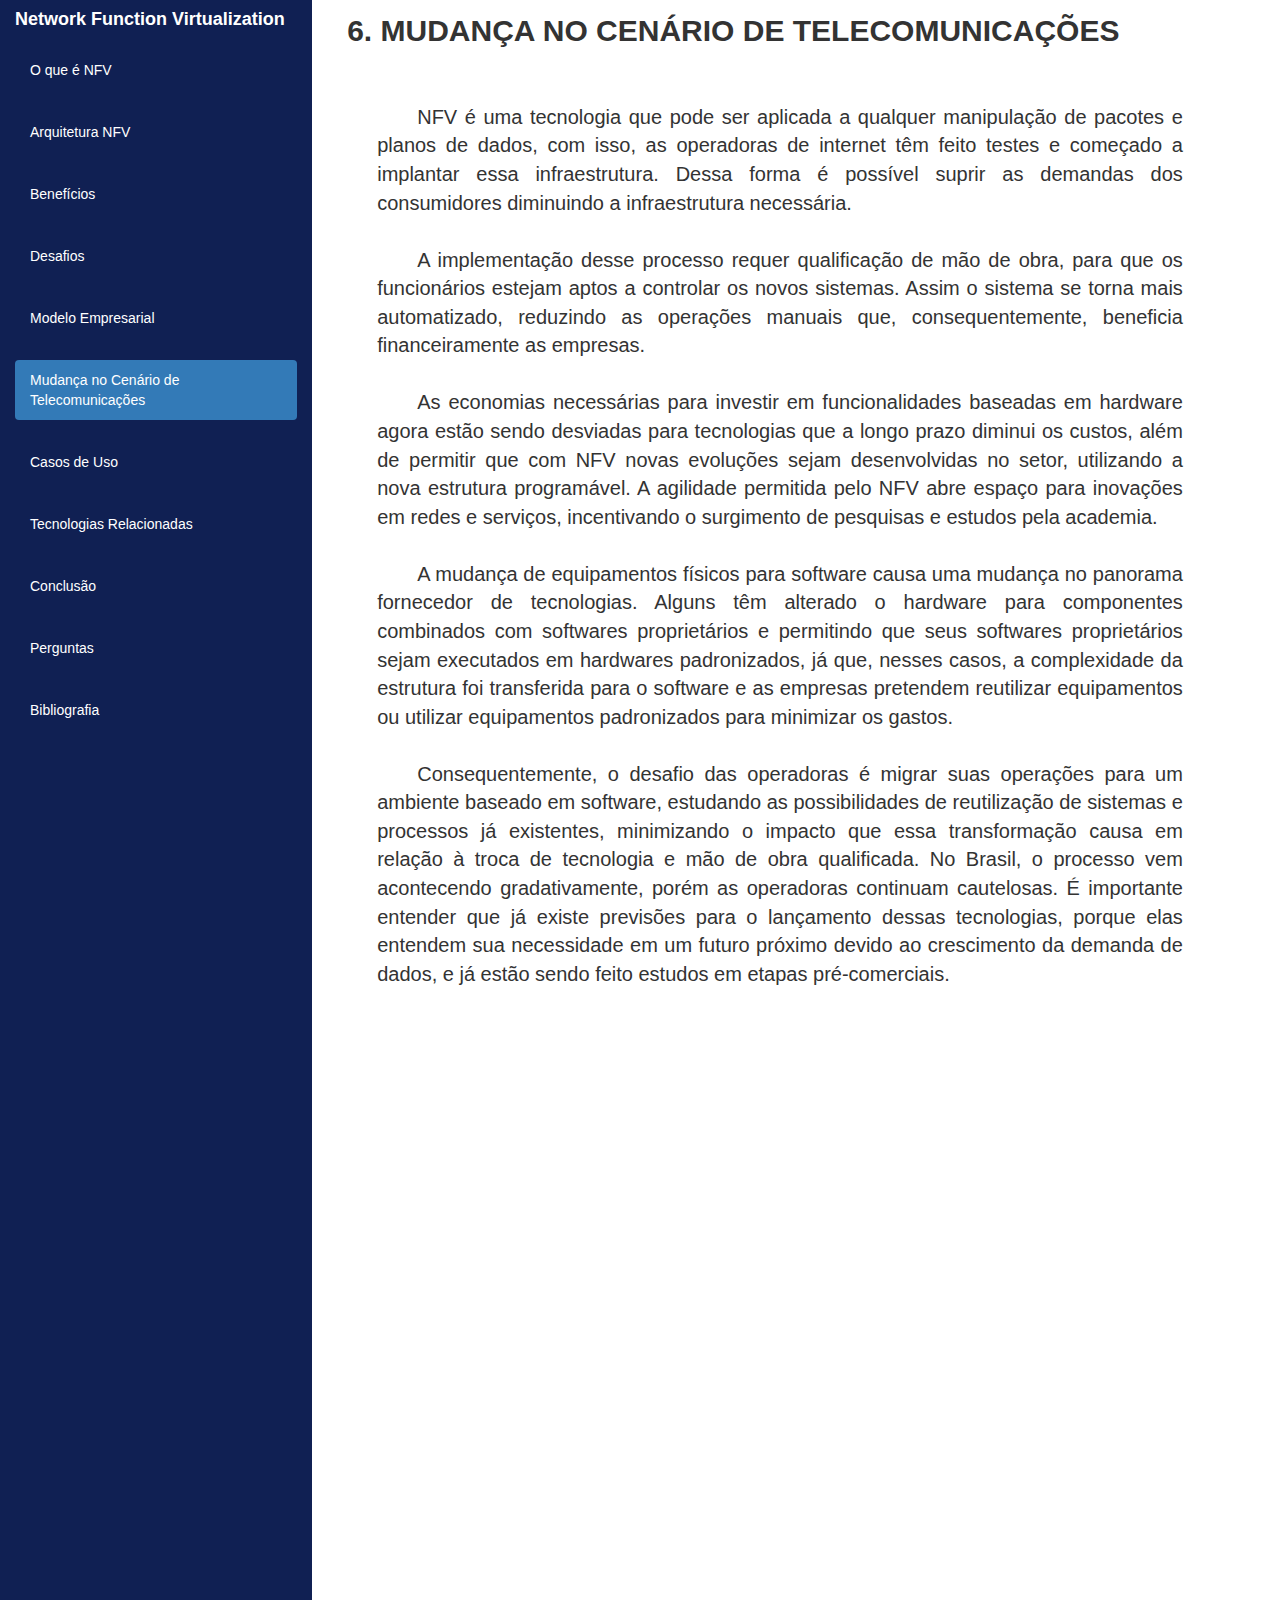
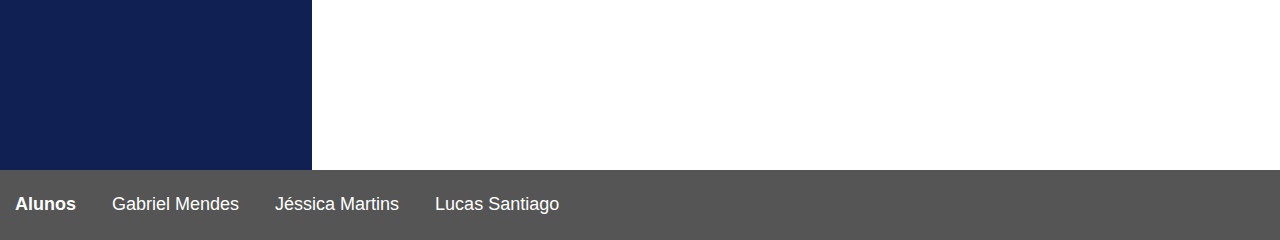
<file: mudanca-cenario-de-telecomunicacoes.html>
<!DOCTYPE html>
<html>
<head>
  <title>NFV - Mudança no Cenário de Telecomunicações</title>
  <meta charset="utf-8">
  <meta name="viewport" content="width=device-width, initial-scale=1">
  <link rel="stylesheet" type="text/css" media="screen" href="src/stylesheets/nfv.css" />
  <link rel="stylesheet" href="https://maxcdn.bootstrapcdn.com/bootstrap/3.3.7/css/bootstrap.min.css">
  <script src="https://ajax.googleapis.com/ajax/libs/jquery/3.3.1/jquery.min.js"></script>
  <script src="https://maxcdn.bootstrapcdn.com/bootstrap/3.3.7/js/bootstrap.min.js"></script>
</head>
<body>

<div class="container-fluid">
  <div class="row content">
    <div class="col-sm-3 sidenav">
            <h4 class="index-title"><a href="index.html" style="text-decoration: none; color:white;">Network Function Virtualization</a></h4>
      <ul class="nav nav-pills nav-stacked">
          <li><a class="side-index" href="nfv.html">O que é NFV</a></li>
          <li><a class="side-index" href="arquitetura.html">Arquitetura NFV</a></li>
          <li><a class="side-index" href="beneficios.html">Benefícios</a></li>
          <li><a class="side-index" href="desafios.html">Desafios</a></li>
          <li><a class="side-index" href="modelo-empresarial.html">Modelo Empresarial</a></li>
          <li class="active"><a class="side-index" href="mudanca-cenario-de-telecomunicacoes.html">Mudança no Cenário de Telecomunicações</a></li>
          <li><a class="side-index" href="casos-de-uso.html">Casos de Uso</a></li>
          <li><a class="side-index" href="tecnologias-relacionadas.html">Tecnologias Relacionadas</a></li>
          <li><a class="side-index" href="conclusao.html">Conclusão</a></li>                     
          <li><a class="side-index" href="perguntas.html">Perguntas</a></li>
          <li><a class="side-index" href="bibliografia.html">Bibliografia</a></li>
      </ul><br>
    </div>

    <div class="col-sm-9">
        <div class="content">
            <div id="title2" class="title">6. Mudança no cenário de telecomunicações</div>
            <div class="text">
                &emsp;&emsp;NFV é uma tecnologia que pode ser aplicada a qualquer manipulação de pacotes e planos de dados, com isso, as operadoras de internet têm feito 
                testes e começado a implantar essa infraestrutura. Dessa forma é possível suprir as demandas dos consumidores diminuindo a infraestrutura necessária.<br><br>
                &emsp;&emsp;A implementação desse processo requer qualificação de mão de obra, para que os funcionários estejam aptos a controlar os novos sistemas. Assim 
                o sistema se torna mais automatizado, reduzindo as operações manuais que, consequentemente, beneficia financeiramente as empresas.<br><br> 
                &emsp;&emsp;As economias necessárias para investir em funcionalidades baseadas em hardware agora estão sendo desviadas para tecnologias que a longo prazo 
                diminui os custos, além de permitir que com NFV novas evoluções sejam desenvolvidas no setor, utilizando a nova estrutura programável. A agilidade permitida 
                pelo NFV abre espaço para inovações em redes e serviços, incentivando o surgimento de pesquisas e estudos pela academia.<br><br> 
                &emsp;&emsp;A mudança de equipamentos físicos para software causa uma mudança no panorama fornecedor de tecnologias. Alguns têm alterado o hardware para 
                componentes combinados com softwares proprietários e permitindo que seus softwares proprietários sejam executados em hardwares padronizados, já que, nesses 
                casos, a complexidade da estrutura foi transferida para o software e as empresas pretendem reutilizar equipamentos ou utilizar equipamentos padronizados para 
                minimizar os gastos.<br><br>
                &emsp;&emsp;Consequentemente, o desafio das operadoras é migrar suas operações para um ambiente baseado em software, estudando as possibilidades de reutilização 
                de sistemas e processos já existentes, minimizando o impacto que essa transformação causa em relação à troca de tecnologia e mão de obra qualificada. No Brasil, 
                o processo vem acontecendo gradativamente, porém as operadoras continuam cautelosas. É importante entender que já existe previsões para o lançamento dessas 
                tecnologias, porque elas entendem sua necessidade em um futuro próximo devido ao crescimento da demanda de dados, e já estão sendo feito estudos em etapas 
                pré-comerciais.<br><br>
            </div>
        </div>
    </div>
  </div>
</div>

<footer class="container-fluid">
    <h4><span style="font-weight: bold;">Alunos</span>&emsp;&emsp;Gabriel Mendes&emsp;&emsp;Jéssica Martins&emsp;&emsp;Lucas Santiago</h4>
</footer>

</body>
</html>
</file>
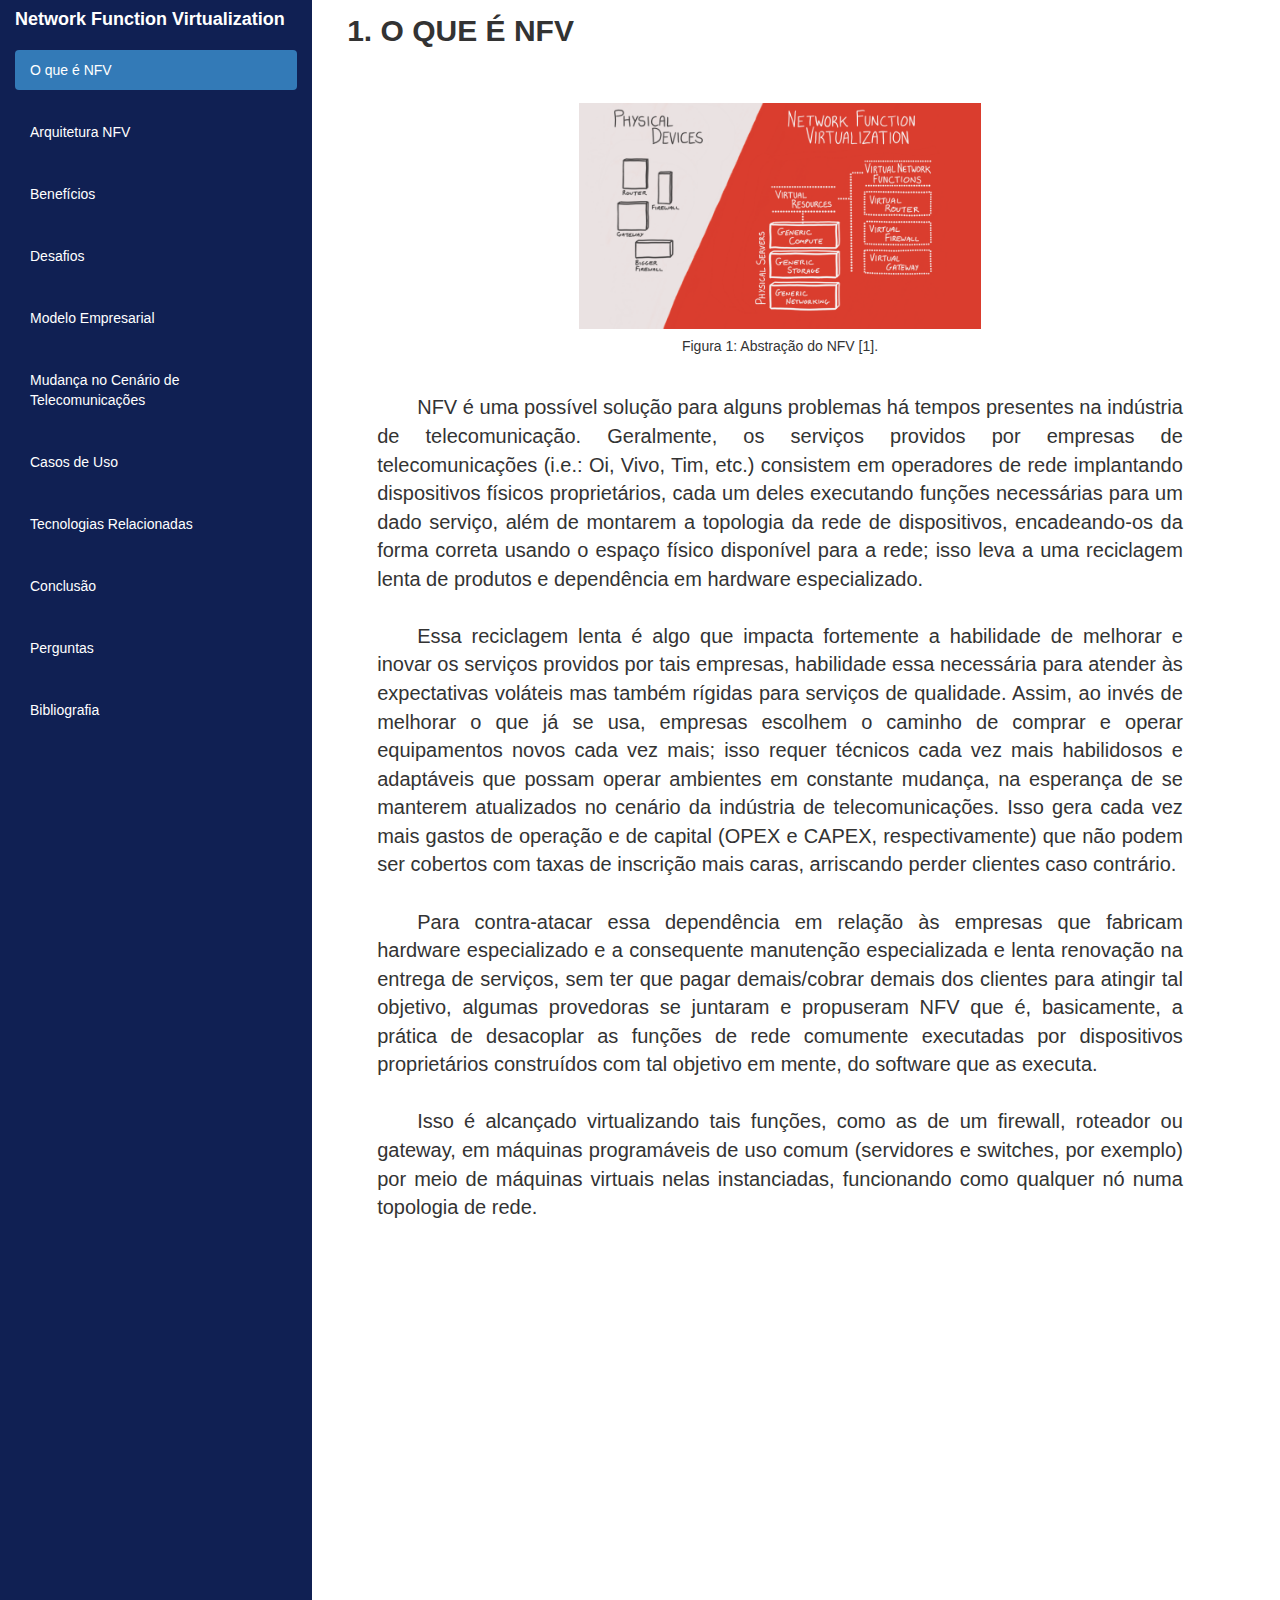
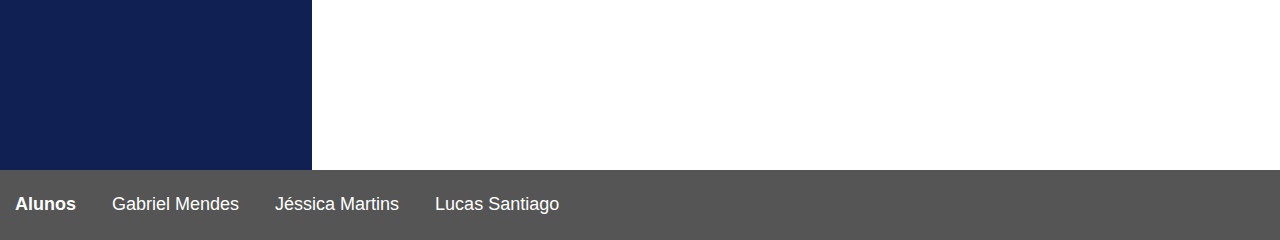
<file: nfv.html>
<!DOCTYPE html>
<html>
<head>
  <title>NFV - O que é NFV</title>
  <meta charset="utf-8">
  <meta name="viewport" content="width=device-width, initial-scale=1">
  <link rel="stylesheet" type="text/css" media="screen" href="src/stylesheets/nfv.css" />
  <link rel="stylesheet" href="https://maxcdn.bootstrapcdn.com/bootstrap/3.3.7/css/bootstrap.min.css">
  <script src="https://ajax.googleapis.com/ajax/libs/jquery/3.3.1/jquery.min.js"></script>
  <script src="https://maxcdn.bootstrapcdn.com/bootstrap/3.3.7/js/bootstrap.min.js"></script>
</head>
<body>

<div class="container-fluid">
  <div class="row content">
    <div class="col-sm-3 sidenav">
        <h4 class="index-title"><a href="index.html" style="text-decoration: none; color:white;">Network Function Virtualization</a></h4>
      <ul class="nav nav-pills nav-stacked">
        <li class="active"><a class="side-index" href="nfv.html">O que é NFV</a></li>
        <li><a class="side-index" href="arquitetura.html">Arquitetura NFV</a></li>
        <li><a class="side-index" href="beneficios.html">Benefícios</a></li>
        <li><a class="side-index" href="desafios.html">Desafios</a></li>
        <li><a class="side-index" href="modelo-empresarial.html">Modelo Empresarial</a></li>
        <li><a class="side-index" href="mudanca-cenario-de-telecomunicacoes.html">Mudança no Cenário de Telecomunicações</a></li>
        <li><a class="side-index" href="casos-de-uso.html">Casos de Uso</a></li>
        <li><a class="side-index" href="tecnologias-relacionadas.html">Tecnologias Relacionadas</a></li>
        <li><a class="side-index" href="conclusao.html">Conclusão</a></li>                     
        <li><a class="side-index" href="perguntas.html">Perguntas</a></li>
        <li><a class="side-index" href="bibliografia.html">Bibliografia</a></li>
      </ul><br>
    </div>

    <div class="col-sm-9">
        <div class="content">
            <div id="title1" class="title">1. O que é NFV</div>
            <div class="text">

                <img src="src/image/nfv.png">
                <h5>Figura 1: Abstração do NFV [1].</h5>
                <br>

                &emsp;&emsp;NFV é uma possível solução para alguns problemas há tempos presentes na indústria de telecomunicação. Geralmente, os serviços 
                providos por empresas de telecomunicações (i.e.: Oi, Vivo, Tim, etc.) consistem em operadores de rede implantando dispositivos físicos 
                proprietários, cada um deles executando funções necessárias para um dado serviço, além de montarem a topologia da rede de dispositivos, 
                encadeando-os da forma correta usando o espaço físico disponível para a rede; isso leva a uma reciclagem lenta de produtos e dependência 
                em hardware especializado.<br><br>
                &emsp;&emsp;Essa reciclagem lenta é algo que impacta fortemente a habilidade de melhorar e inovar os serviços providos por tais empresas, 
                habilidade essa necessária para atender às expectativas voláteis mas também rígidas para serviços de qualidade. Assim, ao invés de melhorar 
                o que já se usa, empresas escolhem o caminho de comprar e operar equipamentos novos cada vez mais; isso requer técnicos cada vez mais habilidosos 
                e adaptáveis que possam operar ambientes em constante mudança, na esperança de se manterem atualizados no cenário da indústria de telecomunicações. 
                Isso gera cada vez mais gastos de operação e de capital (OPEX e CAPEX, respectivamente) que não podem ser cobertos com taxas de inscrição mais caras, 
                arriscando perder clientes caso contrário.<br><br>
                &emsp;&emsp;Para contra-atacar essa dependência em relação às empresas que fabricam hardware especializado e a consequente manutenção 
                especializada e lenta renovação na entrega de serviços, sem ter que pagar demais/cobrar demais dos clientes para atingir tal objetivo, 
                algumas provedoras se juntaram e propuseram NFV que é, basicamente, a prática de desacoplar as funções de rede comumente executadas por 
                dispositivos proprietários construídos com tal objetivo em mente, do software que as executa.<br><br>
                &emsp;&emsp;Isso é alcançado virtualizando tais funções, como as de um firewall, roteador ou gateway, em máquinas programáveis de uso 
                comum (servidores e switches, por exemplo) por meio de máquinas virtuais nelas instanciadas, funcionando como qualquer nó numa topologia 
                de rede.<br>
            </div>
        </div>
    </div>
  </div>
</div>

<footer class="container-fluid">
    <h4><span style="font-weight: bold;">Alunos</span>&emsp;&emsp;Gabriel Mendes&emsp;&emsp;Jéssica Martins&emsp;&emsp;Lucas Santiago</h4>
</footer>

</body>
</html>
</file>
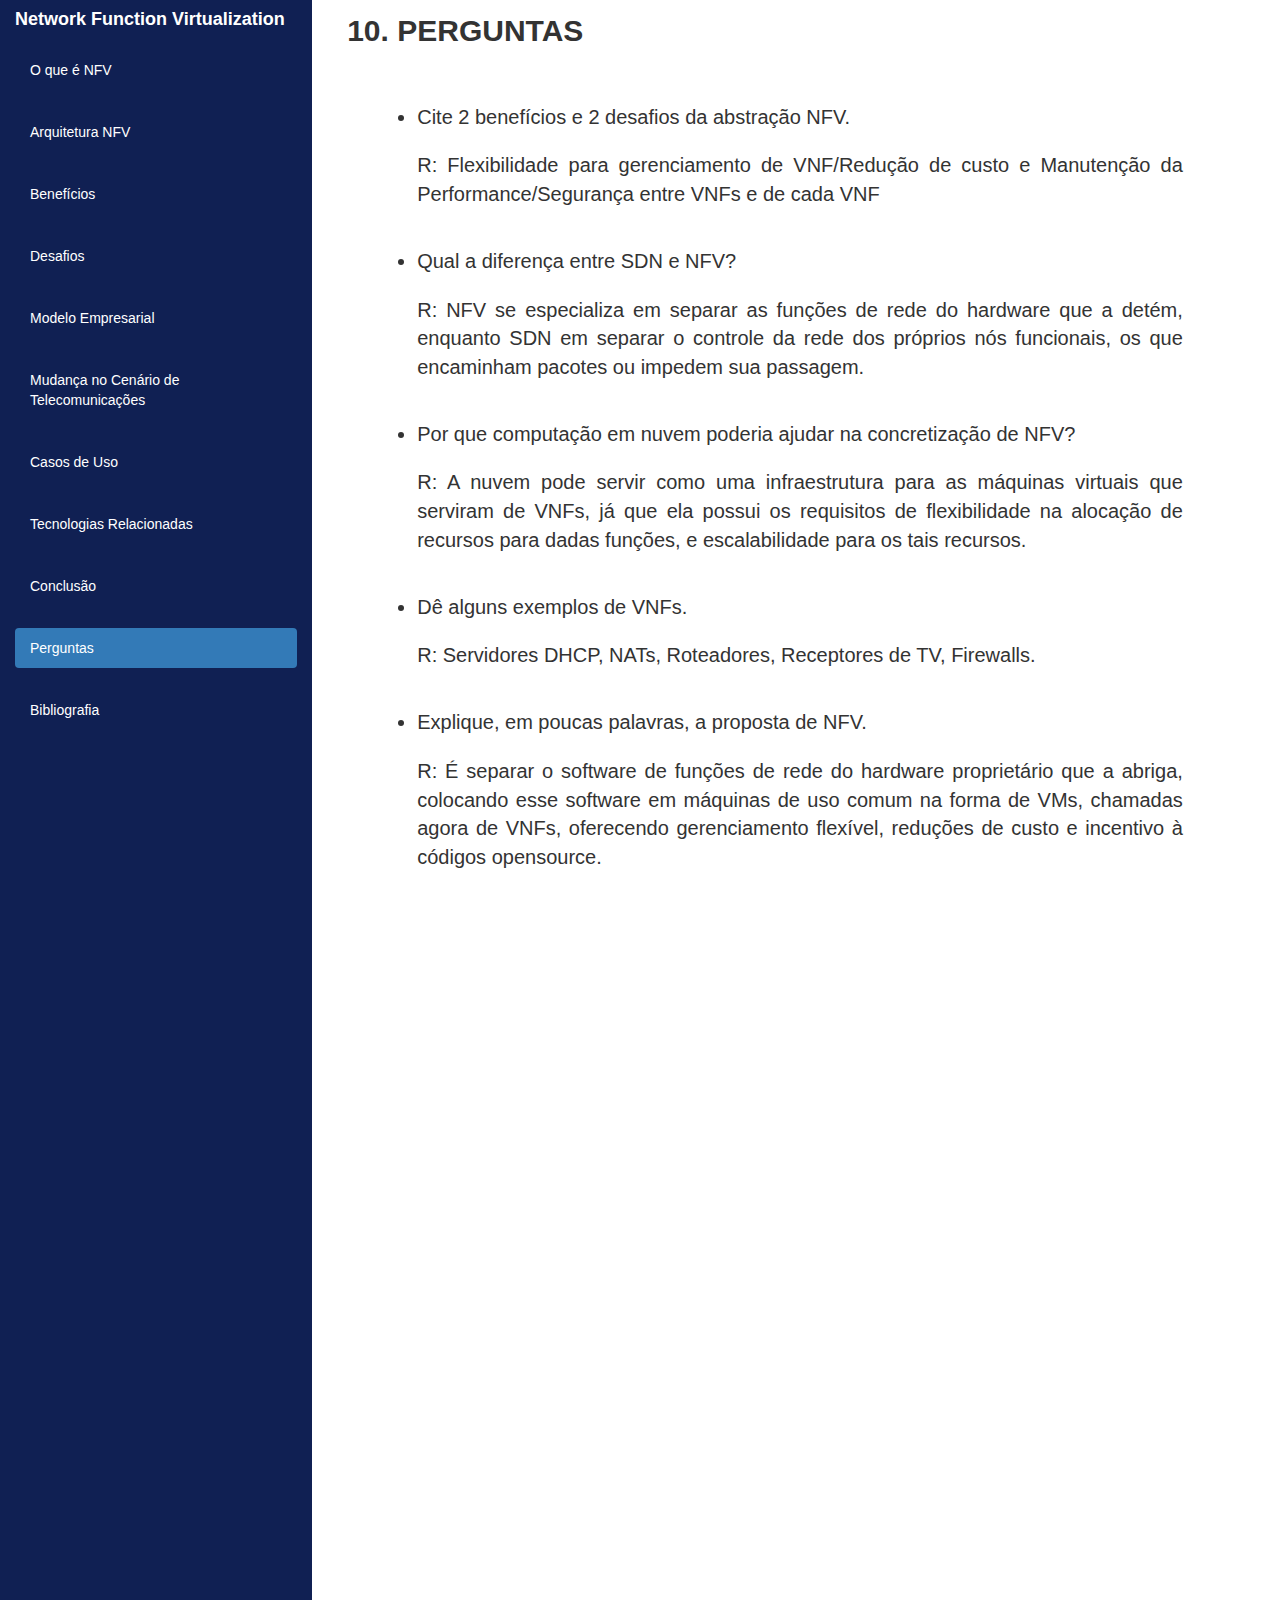
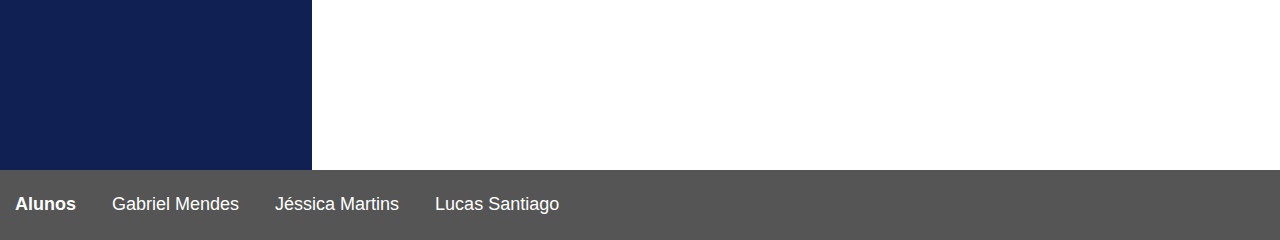
<file: perguntas.html>
<!DOCTYPE html>
<html>
<head>
  <title>NFV - Perguntas</title>
  <meta charset="utf-8">
  <meta name="viewport" content="width=device-width, initial-scale=1">
  <link rel="stylesheet" type="text/css" media="screen" href="src/stylesheets/nfv.css" />
  <link rel="stylesheet" href="https://maxcdn.bootstrapcdn.com/bootstrap/3.3.7/css/bootstrap.min.css">
  <script src="https://ajax.googleapis.com/ajax/libs/jquery/3.3.1/jquery.min.js"></script>
  <script src="https://maxcdn.bootstrapcdn.com/bootstrap/3.3.7/js/bootstrap.min.js"></script>
</head>
<body>

<div class="container-fluid">
  <div class="row content">
    <div class="col-sm-3 sidenav">
            <h4 class="index-title"><a href="index.html" style="text-decoration: none; color:white;">Network Function Virtualization</a></h4>
      <ul class="nav nav-pills nav-stacked">
          <li><a class="side-index" href="nfv.html">O que é NFV</a></li>
          <li><a class="side-index" href="arquitetura.html">Arquitetura NFV</a></li>
          <li><a class="side-index" href="beneficios.html">Benefícios</a></li>
          <li><a class="side-index" href="desafios.html">Desafios</a></li>
          <li><a class="side-index" href="modelo-empresarial.html">Modelo Empresarial</a></li>
          <li><a class="side-index" href="mudanca-cenario-de-telecomunicacoes.html">Mudança no Cenário de Telecomunicações</a></li>
          <li><a class="side-index" href="casos-de-uso.html">Casos de Uso</a></li>
          <li><a class="side-index" href="tecnologias-relacionadas.html">Tecnologias Relacionadas</a></li>
          <li><a class="side-index" href="conclusao.html">Conclusão</a></li>                     
          <li class="active"><a class="side-index" href="perguntas.html">Perguntas</a></li>
          <li><a class="side-index" href="bibliografia.html">Bibliografia</a></li>
      </ul><br>
    </div>

    <div class="col-sm-9">
        <div class="content">
            <div id="title2" class="title">10. Perguntas</div>
            <div class="text">
                <ul>
                    
                    <li>Cite 2 benefícios e 2 desafios da abstração NFV.</li>
                    <p>R: Flexibilidade para gerenciamento de VNF/Redução de custo e Manutenção da Performance/Segurança entre VNFs e de cada VNF</p>
                    <br>
                    
                    <li>Qual a diferença entre SDN e NFV?</li>
                    <p>R: NFV se especializa em separar as funções de rede do hardware que a detém, 
                        enquanto SDN em separar o controle da rede dos próprios nós funcionais, os que 
                        encaminham pacotes ou impedem sua passagem.</p>
                    <br>

                    <li>Por que computação em nuvem poderia ajudar na concretização de NFV?</li>
                    <p>R: A nuvem pode servir como uma infraestrutura para as máquinas virtuais que serviram 
                        de VNFs, já que ela possui os requisitos de flexibilidade na alocação de recursos 
                        para dadas funções, e escalabilidade para os tais recursos.</p>
                    <br>

                    <li>Dê alguns exemplos de VNFs.</li>
                    <p>R: Servidores DHCP, NATs, Roteadores, Receptores de TV, Firewalls.</p>
                    <br>

                    <li>Explique, em poucas palavras, a proposta de NFV.</li>
                    <p>R: É separar o software de funções de rede do hardware proprietário que a abriga, 
                        colocando esse software em máquinas de uso comum na forma de VMs, chamadas agora 
                        de VNFs, oferecendo gerenciamento flexível, reduções de custo e incentivo à códigos 
                        opensource.</p>
                    <br>
                </ul>
            </div>
        </div>
    </div>
  </div>
</div>

<footer class="container-fluid">
    <h4><span style="font-weight: bold;">Alunos</span>&emsp;&emsp;Gabriel Mendes&emsp;&emsp;Jéssica Martins&emsp;&emsp;Lucas Santiago</h4>
</footer>

</body>
</html>
</file>
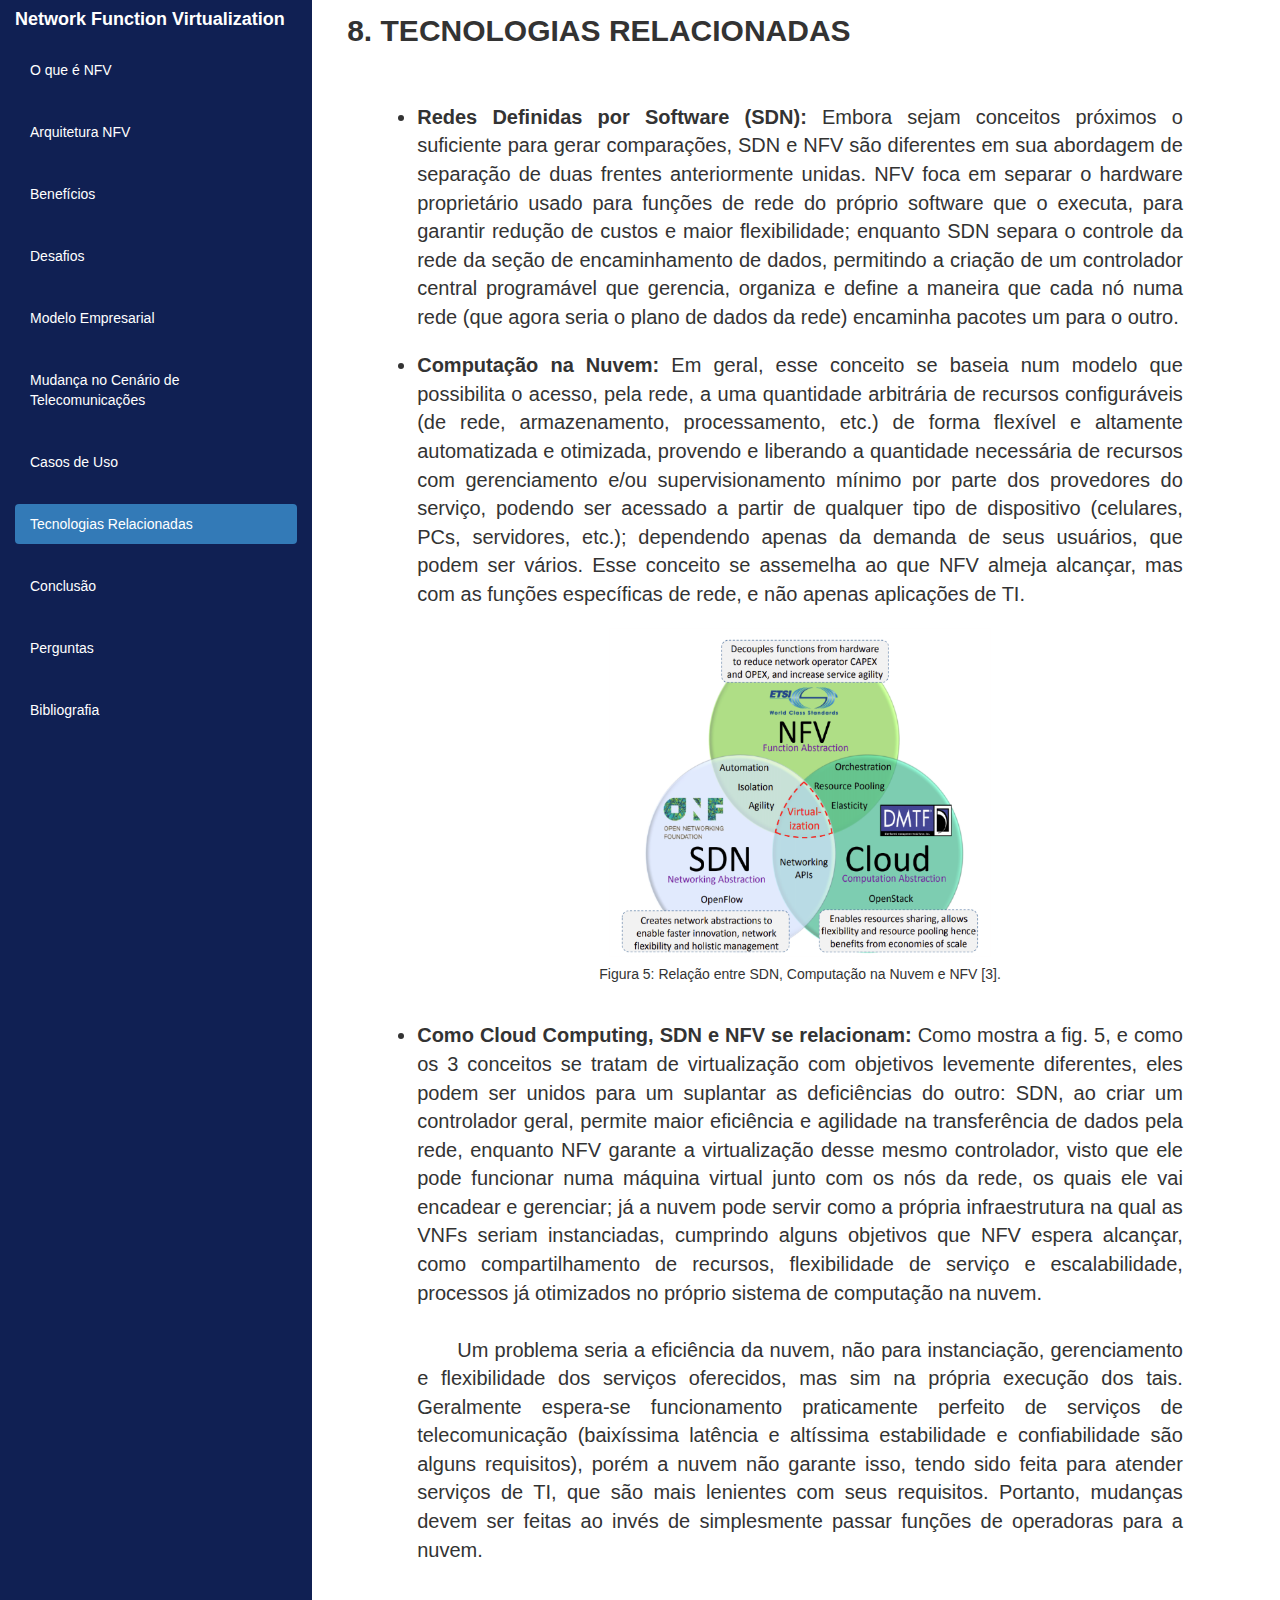
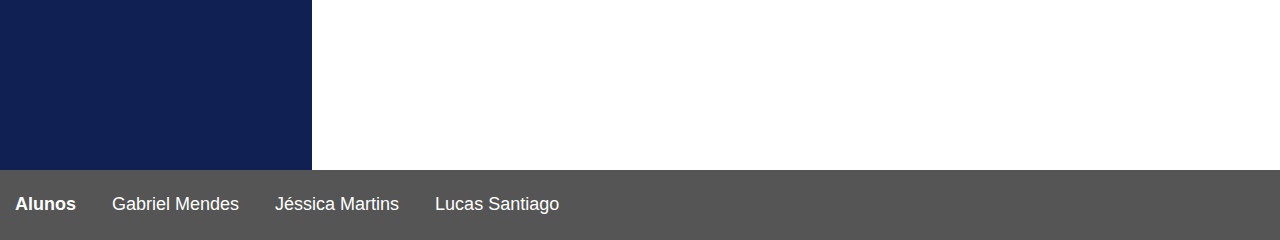
<file: tecnologias-relacionadas.html>
<!DOCTYPE html>
<html>
<head>
  <title>NFV - Tecnologias Relacionadas</title>
  <meta charset="utf-8">
  <meta name="viewport" content="width=device-width, initial-scale=1">
  <link rel="stylesheet" type="text/css" media="screen" href="src/stylesheets/nfv.css" />
  <link rel="stylesheet" href="https://maxcdn.bootstrapcdn.com/bootstrap/3.3.7/css/bootstrap.min.css">
  <script src="https://ajax.googleapis.com/ajax/libs/jquery/3.3.1/jquery.min.js"></script>
  <script src="https://maxcdn.bootstrapcdn.com/bootstrap/3.3.7/js/bootstrap.min.js"></script>
</head>
<body>

<div class="container-fluid">
  <div class="row content">
    <div class="col-sm-3 sidenav">
        <h4 class="index-title"><a href="index.html" style="text-decoration: none; color:white;">Network Function Virtualization</a></h4>
      <ul class="nav nav-pills nav-stacked">
          <li><a class="side-index" href="nfv.html">O que é NFV</a></li>
          <li><a class="side-index" href="arquitetura.html">Arquitetura NFV</a></li>
          <li><a class="side-index" href="beneficios.html">Benefícios</a></li>
          <li><a class="side-index" href="desafios.html">Desafios</a></li>
          <li><a class="side-index" href="modelo-empresarial.html">Modelo Empresarial</a></li>
          <li><a class="side-index" href="mudanca-cenario-de-telecomunicacoes.html">Mudança no Cenário de Telecomunicações</a></li>
          <li><a class="side-index" href="casos-de-uso.html">Casos de Uso</a></li>
          <li class="active"><a class="side-index" href="tecnologias-relacionadas.html">Tecnologias Relacionadas</a></li>
          <li><a class="side-index" href="conclusao.html">Conclusão</a></li>                     
          <li><a class="side-index" href="perguntas.html">Perguntas</a></li>
          <li><a class="side-index" href="bibliografia.html">Bibliografia</a></li>
      </ul><br>
    </div>

    <div class="col-sm-9">
        <div class="content">
            <div id="title5" class="title">8. Tecnologias Relacionadas</div>
            <div class="text">
                <ul>
                    <li><strong>Redes Definidas por Software (SDN):</strong> Embora sejam conceitos próximos o suficiente para gerar comparações, 
                      SDN e NFV são diferentes em sua abordagem de separação de duas frentes anteriormente unidas. NFV foca em separar o hardware proprietário 
                      usado para funções de rede do próprio software que o executa, para garantir redução de custos e maior flexibilidade; enquanto 
                      SDN separa o controle da rede da seção de encaminhamento de dados, permitindo a criação de um controlador central programável 
                      que gerencia, organiza e define a maneira que cada nó numa rede (que agora seria o plano de dados da rede) encaminha pacotes 
                      um para o outro.
                    </li>
                    <li><strong>Computação na Nuvem:</strong> Em geral, esse conceito se baseia num modelo que possibilita o acesso, pela rede, a 
                      uma quantidade arbitrária de recursos configuráveis (de rede, armazenamento, processamento, etc.) de forma flexível e altamente 
                      automatizada e otimizada, provendo e liberando a quantidade necessária de recursos com gerenciamento e/ou supervisionamento 
                      mínimo por parte dos provedores do serviço, podendo ser acessado a partir de qualquer tipo de dispositivo (celulares, PCs, 
                      servidores, etc.); dependendo apenas da demanda de seus usuários, que podem ser vários. Esse conceito se assemelha ao que 
                      NFV almeja alcançar, mas com as funções específicas de rede, e não apenas aplicações de TI.
                    </li>

                    <img src="src/image/relacoes.png">
                    <h5>Figura 5: Relação entre SDN, Computação na Nuvem e NFV [3].</h5>
                    <br>

                    <li><strong>Como Cloud Computing, SDN e NFV se relacionam:</strong> Como mostra a fig. 5, e como os 3 conceitos se tratam de 
                      virtualização com objetivos levemente diferentes, eles podem ser unidos para um suplantar as deficiências do outro: SDN, ao 
                      criar um controlador geral, permite maior eficiência e agilidade na transferência de dados pela rede, enquanto NFV garante a 
                      virtualização desse mesmo controlador, visto que ele pode funcionar numa máquina virtual junto com os nós da rede, os quais ele 
                      vai encadear e gerenciar; já a nuvem pode servir como a própria infraestrutura na qual as VNFs seriam instanciadas, cumprindo 
                      alguns objetivos que NFV espera alcançar, como compartilhamento de recursos, flexibilidade de serviço e escalabilidade, processos 
                      já otimizados no próprio sistema de computação na nuvem.<br><br>

                      &emsp;&emsp;Um problema seria a eficiência da nuvem, não para instanciação, gerenciamento e flexibilidade dos serviços oferecidos, mas sim na 
                      própria execução dos tais. Geralmente espera-se funcionamento praticamente perfeito de serviços de telecomunicação (baixíssima 
                      latência e altíssima estabilidade e confiabilidade são alguns requisitos), porém a nuvem não garante isso, tendo sido feita para 
                      atender serviços de TI, que são mais lenientes com seus requisitos. Portanto, mudanças devem ser feitas ao invés de simplesmente 
                      passar funções de operadoras para a nuvem.
                      </li>
                </ul>
            </div>
        </div>
    </div>
  </div>
</div>

<footer class="container-fluid">
    <h4><span style="font-weight: bold;">Alunos</span>&emsp;&emsp;Gabriel Mendes&emsp;&emsp;Jéssica Martins&emsp;&emsp;Lucas Santiago</h4>
</footer>

</body>
</html>
</file>
<file: src/stylesheets/nfv.css>
section {
    padding: 50px;
    height: 50%;
    margin-bottom: 4rem;
    flex-wrap: wrap;
    justify-content: space-between;
  }
  
  body {
      font-family: Verdana, Geneva, sans-serif;
      margin: 0px;
  }

  li {
      padding-bottom: 20px;
  }

  img {
    display: block;
    margin-left: auto;
    margin-right: auto;
    width: 50%;
  }

  h5 {
      text-align: center;
  }
  
  html {
      height: 100%;
  }

  #header {
      width: 100%;
      height: 500px;
      background-color: #0078AE;
      color: white;
      border-bottom: 50px solid #102053;
  }
  
  #logo {
      font-size: 100px;
      letter-spacing: 10px;
  }
  
  #desc {
      font-size: 50px;
      padding-top: 40px;
  }
  
  #navigation {
      float: right;
  }
    
  .index {
    height: 90px;
    text-align: center;
    font-weight: bold;
    font-size: 23px;
    border: 2px solid black;
    margin: 10px;
    background-color: #0078AE;
    border: 5px solid #102053;
    color: white;
    padding-top: 17px;
  }

.index-content {
  margin: auto;
}
  
  .intro {
      width: 100%;
      text-align: center;
      background-color: #6e9aad;
  }

.header {
    padding-top: 110px;
    width: 100%;
    text-align: center;
}
  
  .content {
      width: 99.9%;
      min-height: 400px;
  }
  
  .grid-container {
      height: 100%;
      display: inline-grid;
  }

  .title {
      font-weight: bold;
      text-transform: uppercase;
      font-size: 30px;
      padding-top: 10px;
      padding-left: 20px;
  }

  .subtitle {
    font-weight: bold;
    text-transform: uppercase;
    font-size: 25px;
    padding-top: 20px;
    padding-left: 20px;
  }

  .text {
      padding: 50px;
      font-size: 20px;
      text-align: justify;
  }


   /* Set height of the grid so .sidenav can be 100% (adjust if needed) */
   .row.content {height: 1770px;}
    
   /* Set gray background color and 100% height */
   .sidenav {
     background-color: #102053;
     height: 100%;
     color: white;
   }
   
   /* Set black background color, white text and some padding */
   footer {
     background-color: #555;
     color: white;
     padding: 15px;
   }

   .index-title {
        margin-bottom: 20px;
        font-weight: bold;
    }

    .side-index {
        color: white;
    }
   
   /* On small screens, set height to 'auto' for sidenav and grid */
   @media screen and (max-width: 767px) {
     .sidenav {
       height: auto;
       padding: 15px;
     }
     .row.content {height: auto;}   
   }

   #declaracao {
       text-align:center;
   }

   #botao {
       color: white;
       text-decoration: none;
   }
</file>
